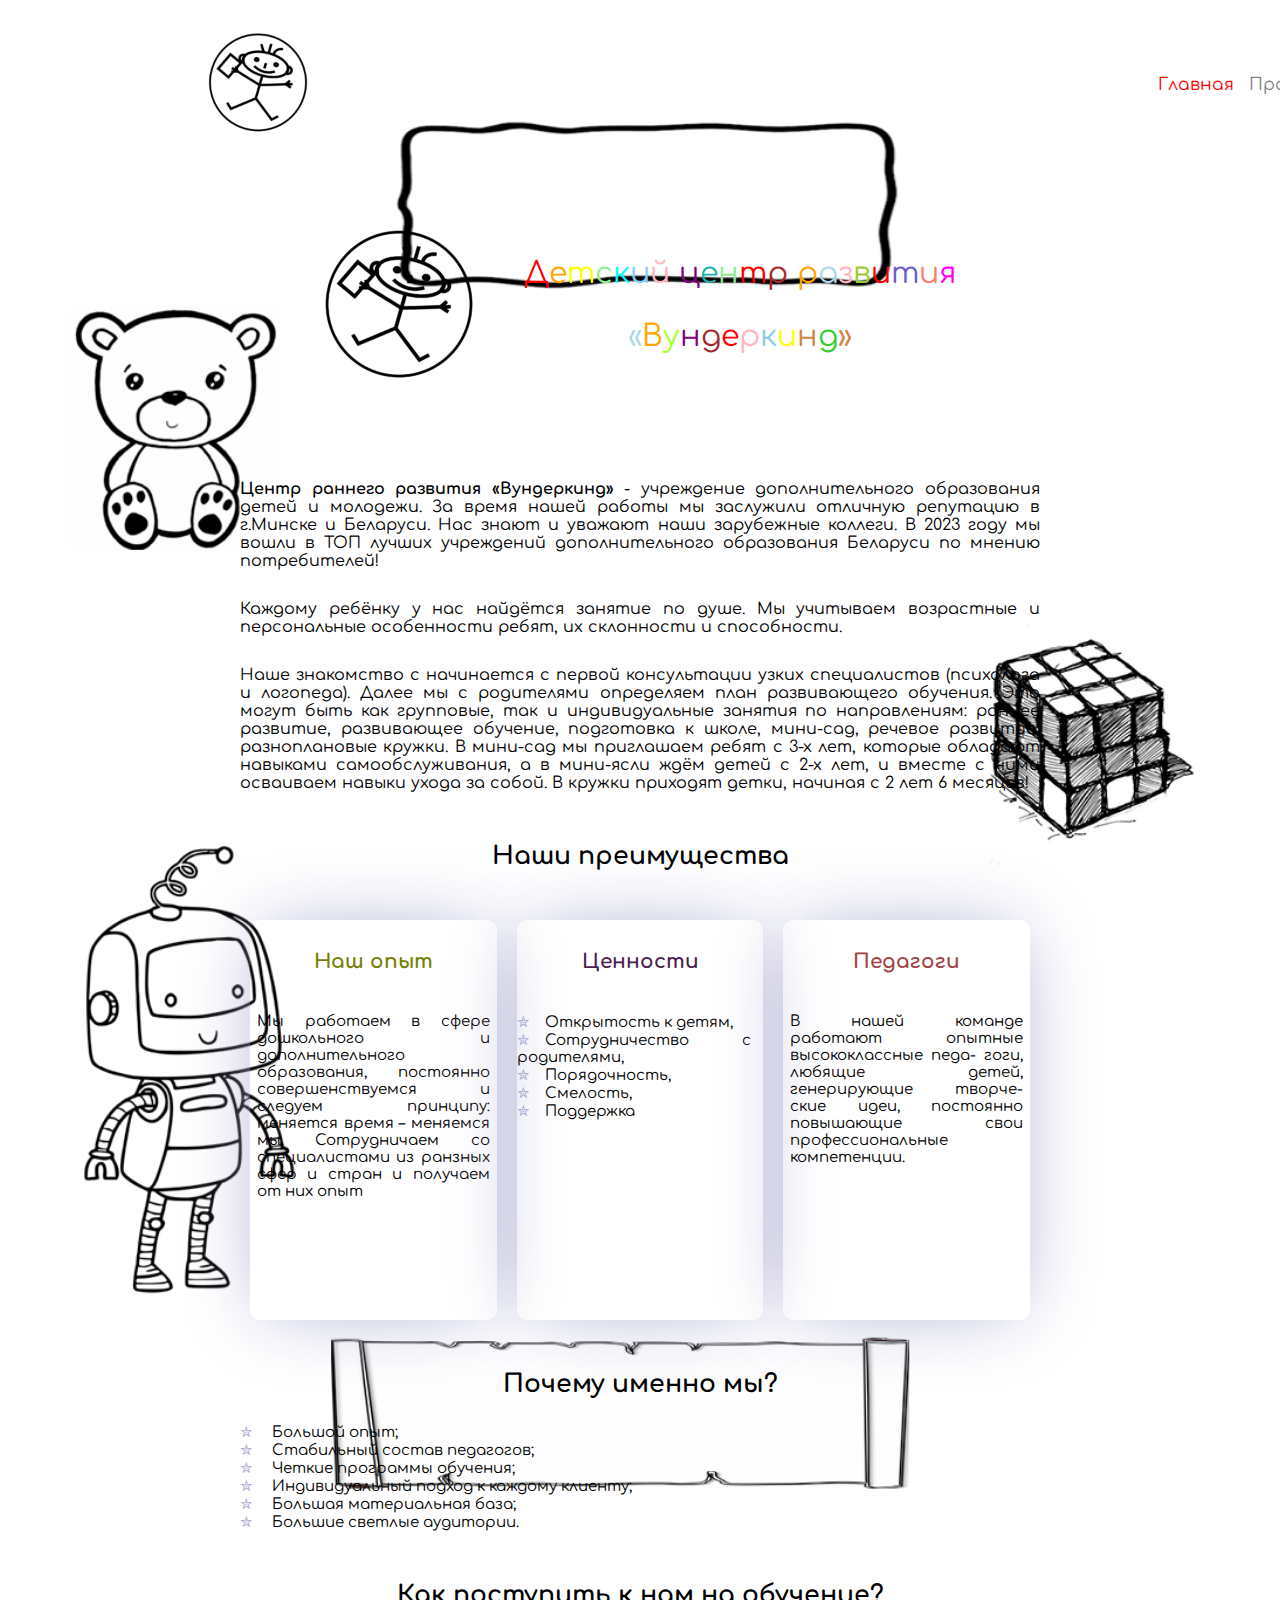
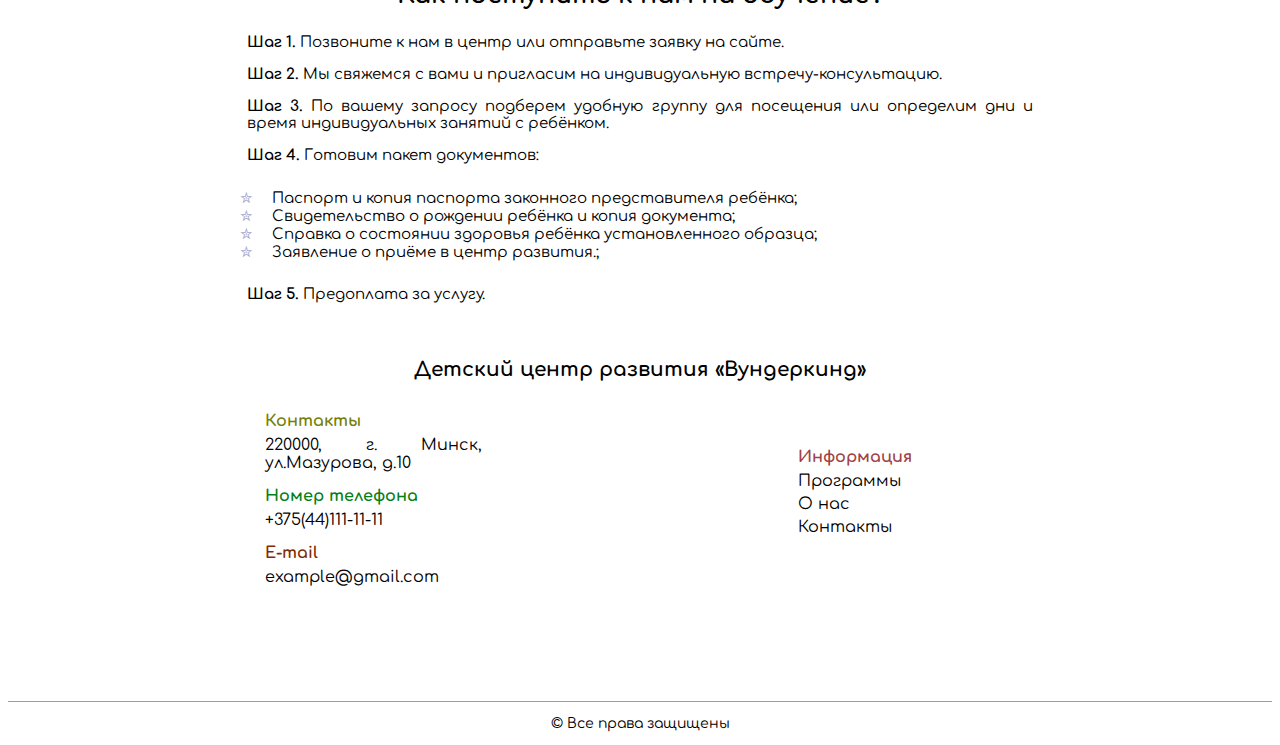
<file: index.html>
<!DOCTYPE html>
<html lang="ru">
<head>
    <meta charset="UTF-8">
    <link rel="stylesheet" href="./css/style.css">
</head>

<body>
    <main class="main" style="background-image: url(./img/main-background.png); background-size: cover;">
        <header class="header">
            <div class="header-img">
                <img src="./img/educational.png" alt="educational center">
            </div>
            <div class="header-nav">
                <ul class="header-nav-list">
                    <li class="header-nav-list-el active"><a href="#">Главная</a></li>
                    <li class="header-nav-list-el"><a href="./pages/course.html">Программы</a></li>
                    <li class="header-nav-list-el"><a href="./pages/about_us.html">О Нас</a></li>
                    <li class="header-nav-list-el"><a href="./pages/contacts.html">Контакты</a></li>
                </ul>
            </div>
        </header>
        <div class="content">
            <div class="content-banner">
                <div class="content-banner-img">
                    <img src="./img/educational.png" alt="Educational center">
                </div>
                <div class="content-banner-text">
                    <p><font style="color:red">Д</font><font style="color:orange">е</font><font style="color: yellow">т</font><font style="color: lightgreen">с</font><font style="color: aqua">к</font><font style="color: lightskyblue">и</font><font style="color: lightpink">й</font>
                        <font style="color: purple">ц</font><font style="color: lightseagreen">е</font><font style="color: lightgreen">н</font><font style="color: red">т</font><font style="color: brown">р</font>
                        <font style="color: orange">р</font><font style="color: lightblue">а</font><font style="color: lightpink">з</font><font style="color: yellowgreen">в</font><font style="color: red">и</font><font style="color: slateblue">т</font><font style="color: salmon">и</font><font style="color: fuchsia">я</font></p>
                    <p align="center">
                        <font style="color:lightblue">«</font><font style="color:orange">В</font><font style="color:greenyellow">у</font><font style="color:purple">н</font><font style="color:brown">д</font><font style="color:red">е</font><font style="color:lightpink">р</font><font style="color:skyblue">к</font><font style="color:yellow">и</font><font style="color:peru">н</font><font style="color:limegreen">д</font><font style="color:peru">»</font>
                </div>
            </div>
            <div class="content-main">
                <div class="content-main-text">
                    <p><b>Центр раннего развития «Вундеркинд»</b> - учреждение дополнительного образования детей и
                        молодежи.
                        За время нашей работы мы заслужили отличную репутацию в г.Минске и
                        Беларуси. Нас знают и уважают наши зарубежные коллеги. В 2023 году мы вошли в ТОП лучших
                        учреждений
                        дополнительного образования Беларуси по мнению потребителей!
                    </p>
                </div>
                <div class="content-main-text">
                    <p>Каждому ребёнку у нас найдётся занятие по душе. Мы учитываем возрастные и персональные
                        особенности ребят, их склонности и способности.
                    </p>
                </div>
                <div class="content-main-text">
                    <p>Наше знакомство с начинается с первой консультации узких специалистов (психолога и логопеда).
                        Далее мы с родителями определяем план развивающего обучения. Это могут быть как групповые, так и
                        индивидуальные занятия по направлениям: раннее развитие, развивающее обучение, подготовка к
                        школе, мини-сад, речевое развитие, разноплановые кружки. В мини-сад мы приглашаем ребят с 3-х
                        лет, которые обладают навыками самообслуживания, а в мини-ясли ждём детей с 2-х лет, и вместе с
                        ними осваиваем навыки ухода за собой. В кружки приходят детки, начиная с 2 лет 6 месяцев!</p>
                </div>
                <div class="content-main-block">
                    <div class="content-main-block-text">
                        <p>Наши преимущества</p>
                    </div>
                    <div class="content-main-block-table">
                        <div class="content-main-block-table-el">
                            <div class="content-main-block-table-el-text">
                                <h1 style="color:rgb(117, 128, 5)"><b>Наш опыт</b></h1>
                                <p>Мы работаем в сфере дошкольного и дополнительного образования, постоянно
                                    совершенствуемся и следуем принципу: меняется время – меняемся мы. Сотрудничаем со
                                    специалистами из ранзных сфер и стран и получаем от них опыт</p>
                            </div>
                        </div>
                        <div class="content-main-block-table-el">
                            <div class="content-main-block-table-el-text">
                                <h1 style="color:rgb(77, 29, 79)"><b>Ценности</b></h1>
                                <ul>
                                    <li>Открытость к детям,</li>
                                    <li>Сотрудничество с родителями,</li>
                                    <li>Порядочность,</li>
                                    <li>Смелость,</li>
                                    <li>Поддержка</li>
                                </ul>
                            </div>
                        </div>
                        <div class="content-main-block-table-el">
                            <div class="content-main-block-table-el-text">
                                <h1 style="color:rgb(161, 66, 69)"><b>Педагоги</b></h1>
                                <p>В нашей команде работают опытные высококлассные педа-
                                    гоги, любящие детей, генерирующие творче-
                                    ские идеи, постоянно повышающие свои профессиональные компетенции.</p>
                            </div>
                        </div>
                    </div>
                </div>
                <div class="content-main-block">
                    <div class="content-main-block-text">
                        <p>Почему именно мы?</p>
                    </div>
                        <div class="content-main-block-table-el-text">
                            <ul>
                                <li>
                                    Большой опыт;
                                </li>
                                <li>
                                    Стабильный состав педагогов;
                                </li>
                                <li>
                                    Четкие программы обучения;
                                </li>
                                <li>
                                    Индивидуальный подход к каждому клиенту;
                                </li>
                                <li>
                                    Большая материальная база;
                                </li>
                                <li>
                                    Большие светлые аудитории.
                                </li>
                            </ul>
                    </div>
                </div>
                <div class="content-main-block">
                    <div class="content-main-block-text">
                        <p>Как поступить к нам на обучение?</p>
                    </div>
                        <div class="content-main-block-table-el-text">
                            <div class="content-main-block-table-el-text">
                                <p><b>Шаг 1.</b> Позвоните к нам в центр или отправьте заявку на сайте.</p>
                            </div>
                            <div class="content-main-block-table-el-text">
                                <p><b>Шаг 2.</b> Мы свяжемся с вами и пригласим на индивидуальную встречу-консультацию.</p>
                            </div>
                            <div class="content-main-block-table-el-text">
                                <p><b>Шаг 3.</b> По вашему запросу подберем удобную группу для посещения или определим дни и время индивидуальных занятий с ребёнком.</p>
                            </div>
                            <div class="content-main-block-table-el-text">
                                <p><b>Шаг 4.</b> Готовим пакет документов:</p>
                                <div class="content-main-block-table-el-text">
                                    <ul>
                                        <li>
                                            Паспорт и копия паспорта законного представителя ребёнка;
                                        </li>
                                        <li>
                                            Свидетельство о рождении ребёнка и копия документа;
                                        </li>
                                        <li>
                                            Cправка о состоянии здоровья ребёнка установленного образца;
                                        </li>
                                        <li>
                                            Заявление о приёме в центр развития.;
                                        </li>
                                </div>
                            </div>
                            <div class="content-main-block-table-el-text">
                                <p><b>Шаг 5.</b> Предоплата за услугу.</p>
                            </div>
                        </div>
                </div>
                <br>
                <div class="content-footer-block">
                    <div class="content-footer-block-text">
                        <p>Детский центр развития «Вундеркинд»</p>
                    </div>
                    <div class="content-footer-block-table">
                        <div class="content-footer-block-table-el">
                            <div class="content-footer-block-table-el-text">
                                <h1 style="color:rgb(117, 128, 5)"><b>Контакты</b></h1>
                                <p>220000, г. Минск, ул.Мазурова, д.10</p>
                                <h1 style="color:rgb(5, 128, 25)"><b>Номер телефона</b></h1>
                                <p><a href="#">+375(44)111-11-11</href></a>
                                <h1 style="color:rgb(128, 44, 5)"><b>E-mail</b></h1>
                                <p><a href="#">example@gmail.com</a></p>
                            </div>
                        </div>
                        <div class="content-footer-block-table-el">
                            <div class="content-footer-block-table-el-text">
                            </div>
                        </div>
                        <div class="content-footer-block-table-el">
                            <div class="content-footer-block-table-el-text">
                                <br>
                                <br>
                                <br>
                                <br>
                                <h1 style="color:rgb(161, 66, 69)"><b>Информация</b></h1>
                                <ul>
                                    <li><a href="./pages/course.html">Программы</a></li>
                                    <li><a href="./pages/about_us.html">О нас</a></li>
                                    <li><a href="./pages/contacts.html">Контакты</a></li>
                                </ul>
                            </div>
                        </div>
                    </div>
                </div>
            </div>
        </div>
    </main>
    <footer class="footer">
        <div class="footer-block">
            <p>© Все права защищены</p>
        </div>
    </footer>
    <script src="./js/main.js"></script>
</body>

</html>
</file>
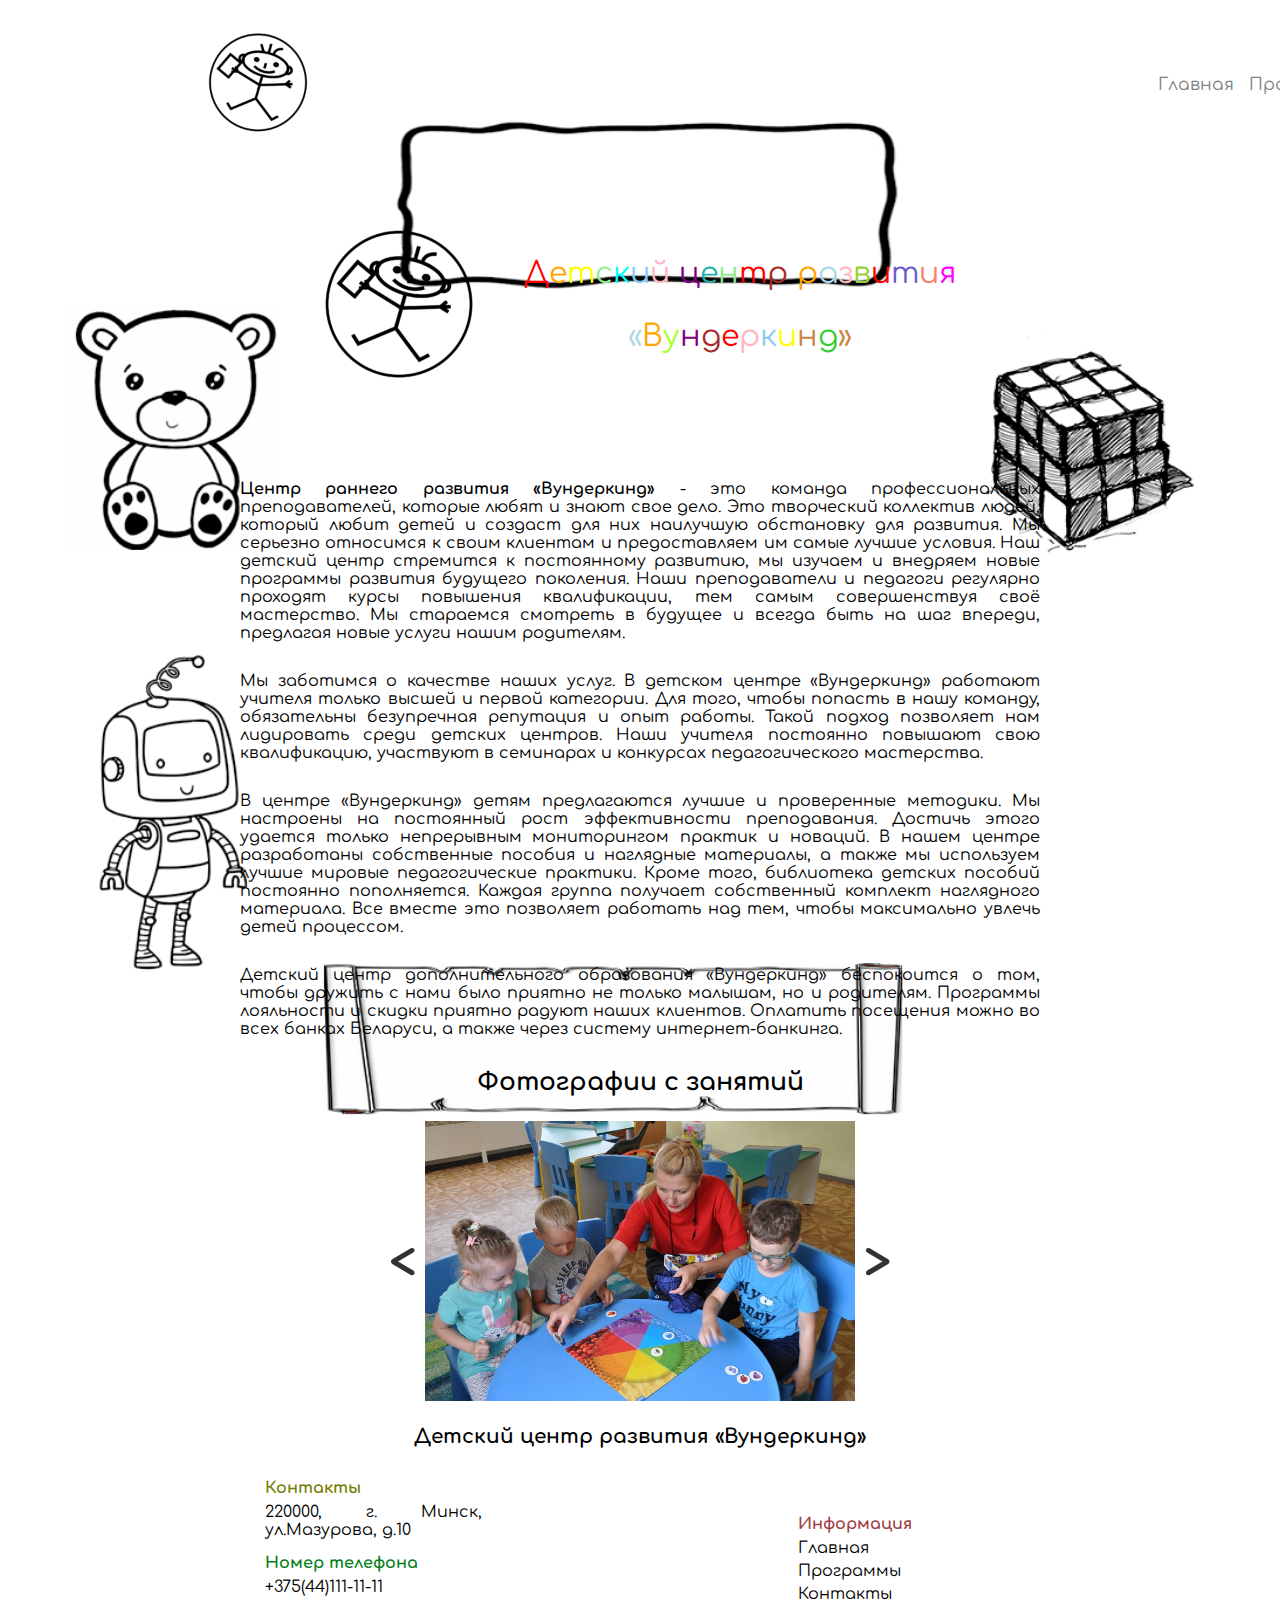
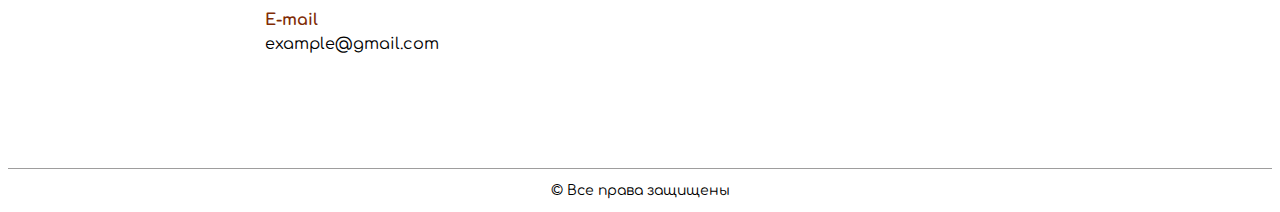
<file: pages/about_us.html>
<!DOCTYPE html>
<html lang="ru">
<head>
    <meta charset="UTF-8">
    <link rel="stylesheet" href="../css/style.css">
</head>
<body>
    <main class="main" style="background-image: url(../img/abous_us-background.png); background-size: cover;">
        <header class="header">
            <div class="header-img">
                <img src="../img/educational.png" alt="educational center">
            </div>
            <div class="header-nav">
                <ul class="header-nav-list">
                    <li class="header-nav-list-el"><a href="../index.html">Главная</a></li>
                    <li class="header-nav-list-el"><a href="./course.html">Программы</a></li>
                    <li class="header-nav-list-el active"><a href="#">О Нас</a></li>
                    <li class="header-nav-list-el"><a href="./contacts.html">Контакты</a></li>
                </ul>
            </div>
        </header>
        <div class="content">
            <div class="content-banner">
                <div class="content-banner-img">
                    <img src="../img/educational.png" alt="Educational center">
                </div>
                <div class="content-banner-text">
                    <p><font style="color:red">Д</font><font style="color:orange">е</font><font style="color: yellow">т</font><font style="color: lightgreen">с</font><font style="color: aqua">к</font><font style="color: lightskyblue">и</font><font style="color: lightpink">й</font>
                        <font style="color: purple">ц</font><font style="color: lightseagreen">е</font><font style="color: lightgreen">н</font><font style="color: red">т</font><font style="color: brown">р</font>
                        <font style="color: orange">р</font><font style="color: lightblue">а</font><font style="color: lightpink">з</font><font style="color: yellowgreen">в</font><font style="color: red">и</font><font style="color: slateblue">т</font><font style="color: salmon">и</font><font style="color: fuchsia">я</font></p>
                    <p align="center">
                        <font style="color:lightblue">«</font><font style="color:orange">В</font><font style="color:greenyellow">у</font><font style="color:purple">н</font><font style="color:brown">д</font><font style="color:red">е</font><font style="color:lightpink">р</font><font style="color:skyblue">к</font><font style="color:yellow">и</font><font style="color:peru">н</font><font style="color:limegreen">д</font><font style="color:peru">»</font>
                </div>
            </div>
            <div class="content-main">
                <div class="content-main-text">
                    <p><b>Центр раннего развития «Вундеркинд»</b> - это команда профессиональных преподавателей, которые любят и знают свое дело. Это творческий коллектив людей, который любит детей и создаст для них наилучшую обстановку для развития. Мы серьезно относимся к своим клиентам и предоставляем им самые лучшие условия. Наш детский центр стремится к постоянному развитию, мы изучаем и внедряем новые программы развития будущего поколения. Наши преподаватели и педагоги регулярно проходят курсы повышения квалификации, тем самым совершенствуя своё мастерство. Мы стараемся смотреть в будущее и всегда быть на шаг впереди, предлагая новые услуги нашим родителям.
                    </p>
                </div>
                <div class="content-main-text">
                    <p>Мы заботимся о качестве наших услуг. В детском центре «Вундеркинд» работают учителя только высшей и первой категории. Для того, чтобы попасть в нашу команду, обязательны безупречная репутация и опыт работы. Такой подход позволяет нам лидировать среди детских центров. Наши учителя постоянно повышают свою квалификацию, участвуют в  семинарах и конкурсах педагогического мастерства.
                    </p>
                </div>
                <div class="content-main-text">
                    <p>В центре «Вундеркинд» детям предлагаются лучшие и проверенные методики. Мы настроены на постоянный рост эффективности преподавания. Достичь этого удается только непрерывным мониторингом практик и новаций. В нашем центре разработаны собственные пособия и наглядные материалы, а также мы используем лучшие мировые педагогические практики. Кроме того, библиотека детских пособий постоянно пополняется. Каждая группа получает собственный комплект наглядного материала. Все вместе это позволяет работать над тем, чтобы максимально увлечь детей процессом.
                    </p>
                </div>
                <div class="content-main-text">
                    <p>Детский центр дополнительного образования «Вундеркинд» беспокоится о том, чтобы дружить с нами было приятно не только малышам, но и родителям. Программы лояльности и скидки приятно радуют наших клиентов. Оплатить посещения  можно во всех банках Беларуси, а также через систему интернет-банкинга.
                    </p>
                </div>
                <div class="conent-main-block">
                    <div class="content-main-scroller">
                        <div class="content-main-scroller-text">
                            <p>Фотографии с занятий</p>
                        </div>
                        <div class="content-main-scroller-block">
                            <div class="content-main-scroller-block-btn">
                                <button class="content-main-scroller-btn-prev" onclick="plusSlides(-1)"><</button>
                             </div>
                             <div class="content-main-scroller-block-items">
                                <div class="content-main-scroller-block-item fade">
                                    <img src="../img/lessons/pic_1.jpg" alt="">
                                </div>
                                <div class="content-main-scroller-block-item fade">
                                    <img src="../img/lessons/pic_2.jpg" alt="">
                                </div>
                                <div class="content-main-scroller-block-item fade">
                                    <img src="../img/lessons/pic_3.jpg" alt="">
                                </div>
                             </div>
                             <div class="content-main-scroller-block-btn">
                                <button class="content-main-scroller-btn-next" onclick="plusSlides(1)">></button> 
                             </div>
                        </div>
                        </div>
                </div>
                <div class="content-footer-block">
                    <div class="content-footer-block-text">
                        <p>Детский центр развития «Вундеркинд»</p>
                    </div>
                    <div class="content-footer-block-table">
                        <div class="content-footer-block-table-el">
                            <div class="content-footer-block-table-el-text">
                                <h1 style="color:rgb(117, 128, 5)"><b>Контакты</b></h1>
                                <p>220000, г. Минск, ул.Мазурова, д.10</p>
                                <h1 style="color:rgb(5, 128, 25)"><b>Номер телефона</b></h1>
                                <p><a href="#">+375(44)111-11-11</href></a>
                                <h1 style="color:rgb(128, 44, 5)"><b>E-mail</b></h1>
                                <p><a href="#">example@gmail.com</a></p>
                            </div>
                        </div>
                        <div class="content-footer-block-table-el">
                            <div class="content-footer-block-table-el-text">
                            </div>
                        </div>
                        <div class="content-footer-block-table-el">
                            <div class="content-footer-block-table-el-text">
                                <br>
                                    <br>
                                    <br>
                                    <br>
                                <h1 style="color:rgb(161, 66, 69)"><b>Информация</b></h1>
                                <ul>
                                    <li><a href="../index.html">Главная</a></li>
                                    <li><a href="./course.html">Программы</a></li>
                                    <li><a href="./pages/contacts.html">Контакты</a></li>
                                </ul>
                            </div>
                        </div>
                    </div>
                </div>
            </div>
        </div>
    </main>
    <div class="footer">
        <div class="footer-block">
            <p>© Все права защищены</p>
        </div>
    </div>
    <script src="../js/main.js"></script>
</body>

</html>
</file>
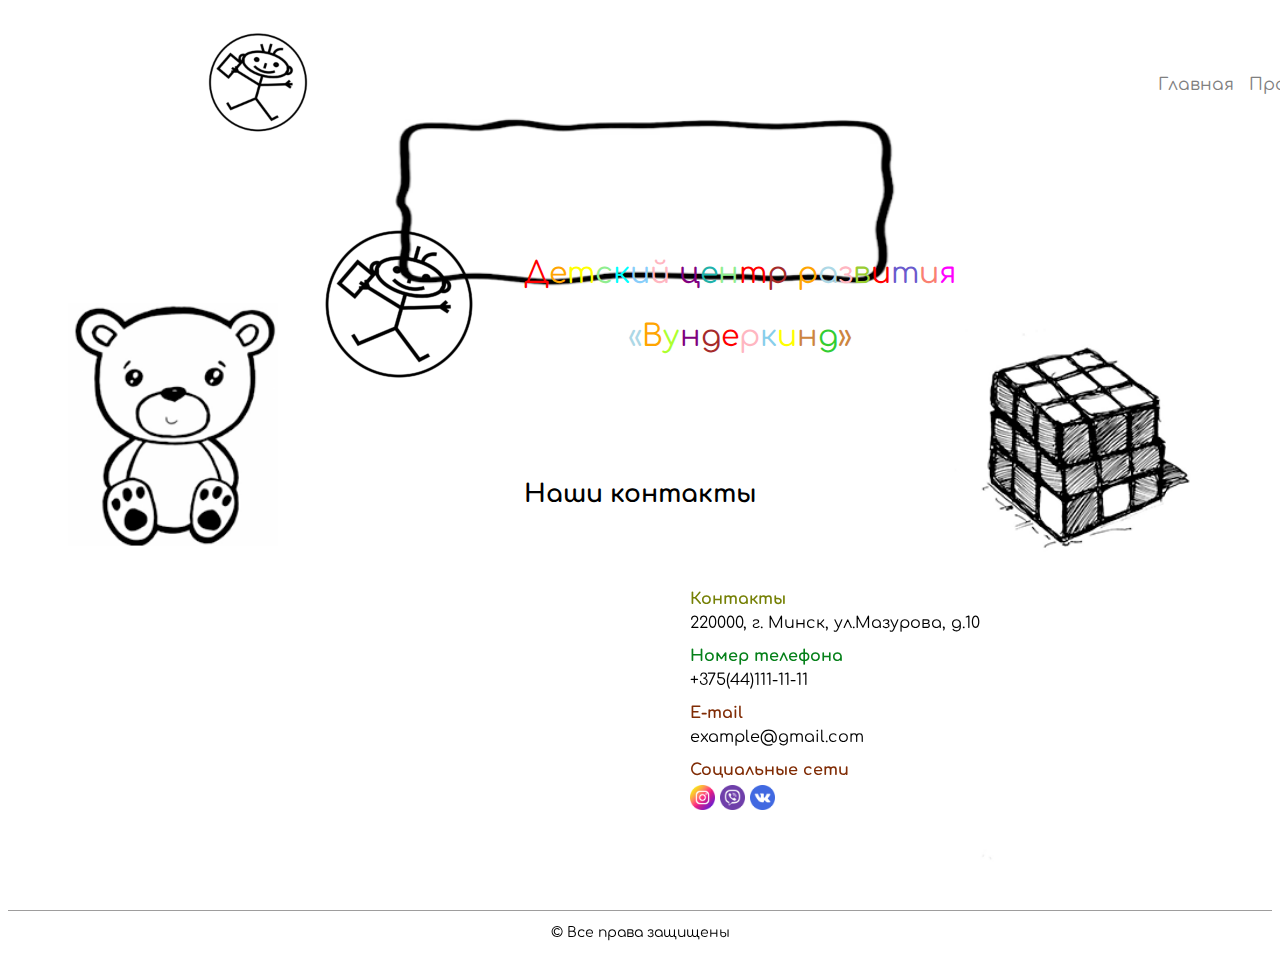
<file: pages/contacts.html>
<!DOCTYPE html>
<html lang="ru">

<head>
    <meta charset="UTF-8">
    <link rel="stylesheet" href="../css/style.css">
    <script src="../js/main.js"></script>
</head>

<body>
    <main class="main" style="background-image: url(../img/contacts-background.png); background-size: cover;">
        <header class="header">
            <div class="header-img">
                <img src="../img/educational.png" alt="educational center">
            </div>
            <div class="header-nav">
                <ul class="header-nav-list">
                    <li class="header-nav-list-el"><a href="../index.html">Главная</a></li>
                    <li class="header-nav-list-el"><a href="./course.html">Программы</a></li>
                    <li class="header-nav-list-el"><a href="./about_us.html">О Нас</a></li>
                    <li class="header-nav-list-el active"><a href="#">Контакты</a></li>
                </ul>
            </div>
        </header>
        <div class="content">
            <div class="content-banner">
                <div class="content-banner-img">
                    <img src="../img/educational.png" alt="Educational center">
                </div>
                <div class="content-banner-text">
                    <p><font style="color:red">Д</font><font style="color:orange">е</font><font style="color: yellow">т</font><font style="color: lightgreen">с</font><font style="color: aqua">к</font><font style="color: lightskyblue">и</font><font style="color: lightpink">й</font>
                        <font style="color: purple">ц</font><font style="color: lightseagreen">е</font><font style="color: lightgreen">н</font><font style="color: red">т</font><font style="color: brown">р</font>
                        <font style="color: orange">р</font><font style="color: lightblue">а</font><font style="color: lightpink">з</font><font style="color: yellowgreen">в</font><font style="color: red">и</font><font style="color: slateblue">т</font><font style="color: salmon">и</font><font style="color: fuchsia">я</font></p>
                    <p align="center">
                        <font style="color:lightblue">«</font><font style="color:orange">В</font><font style="color:greenyellow">у</font><font style="color:purple">н</font><font style="color:brown">д</font><font style="color:red">е</font><font style="color:lightpink">р</font><font style="color:skyblue">к</font><font style="color:yellow">и</font><font style="color:peru">н</font><font style="color:limegreen">д</font><font style="color:peru">»</font>
                </div>
            </div>
            <div class="content-main">
                <div class="content-main-block">
                    <div class="content-main-block-text">
                        <p>Наши контакты</p>
                    </div>
                    <div class="content-main-block-table-el-contacts">
                                <div>
                                    <iframe
                                    src="https://www.google.com/maps/embed?pb=!1m18!1m12!1m3!1d6650.006998474837!2d27.42469974495478!3d53.89384846698014!2m3!1f0!2f0!3f0!3m2!1i1024!2i768!4f13.1!3m3!1m2!1s0x46dbdb20bb60b759%3A0x3e3def6dffd97915!2z0YPQuy4g0JzQsNC30YPRgNC-0LLQsCAxMCwg0JzQuNC90YHQug!5e0!3m2!1sru!2sby!4v1693132413511!5m2!1sru!2sby"
                                    width="400" height="350" style="border:0;" allowfullscreen="" loading="lazy"
                                    referrerpolicy="no-referrer-when-downgrade"></iframe>
                                </div>
                                <div class="content-main-block-table-contacts">
                                    <div class="content-main-block-table-el-contacts">
                                        <div class="content-main-block-table-el-text-contacts">
                                            <h1 style="color:rgb(117, 128, 5)"><b>Контакты</b></h1>
                                            <p>220000, г. Минск, ул.Мазурова, д.10</p>
                                            <h1 style="color:rgb(5, 128, 25)"><b>Номер телефона</b></h1>
                                            <p><a href="#">+375(44)111-11-11</href></a>
                                            <h1 style="color:rgb(128, 44, 5)"><b>E-mail</b></h1>
                                            <p><a href="#">example@gmail.com</a></p>
                                            <h1 style="color:rgb(128, 44, 5)"><b>Социальные сети</b></h1>
                                            <p><a href="#"><img src="../img/Social media/instagram.png"></a>
                                                <a href="#"><img src="../img/Social media/viber.png"></a>
                                                <a href="#"><img src="../img/Social media/vk.png"></a>
                                            </p>
                                        </div>
                                    </div>
                                </div>
                    </div>
                </div>
            </div>
        </div>
    </main>
    
    <div class="footer">
        <div class="footer-block">
            <p>© Все права защищены</p>
        </div>
    </div>
</body>

</html>
</file>
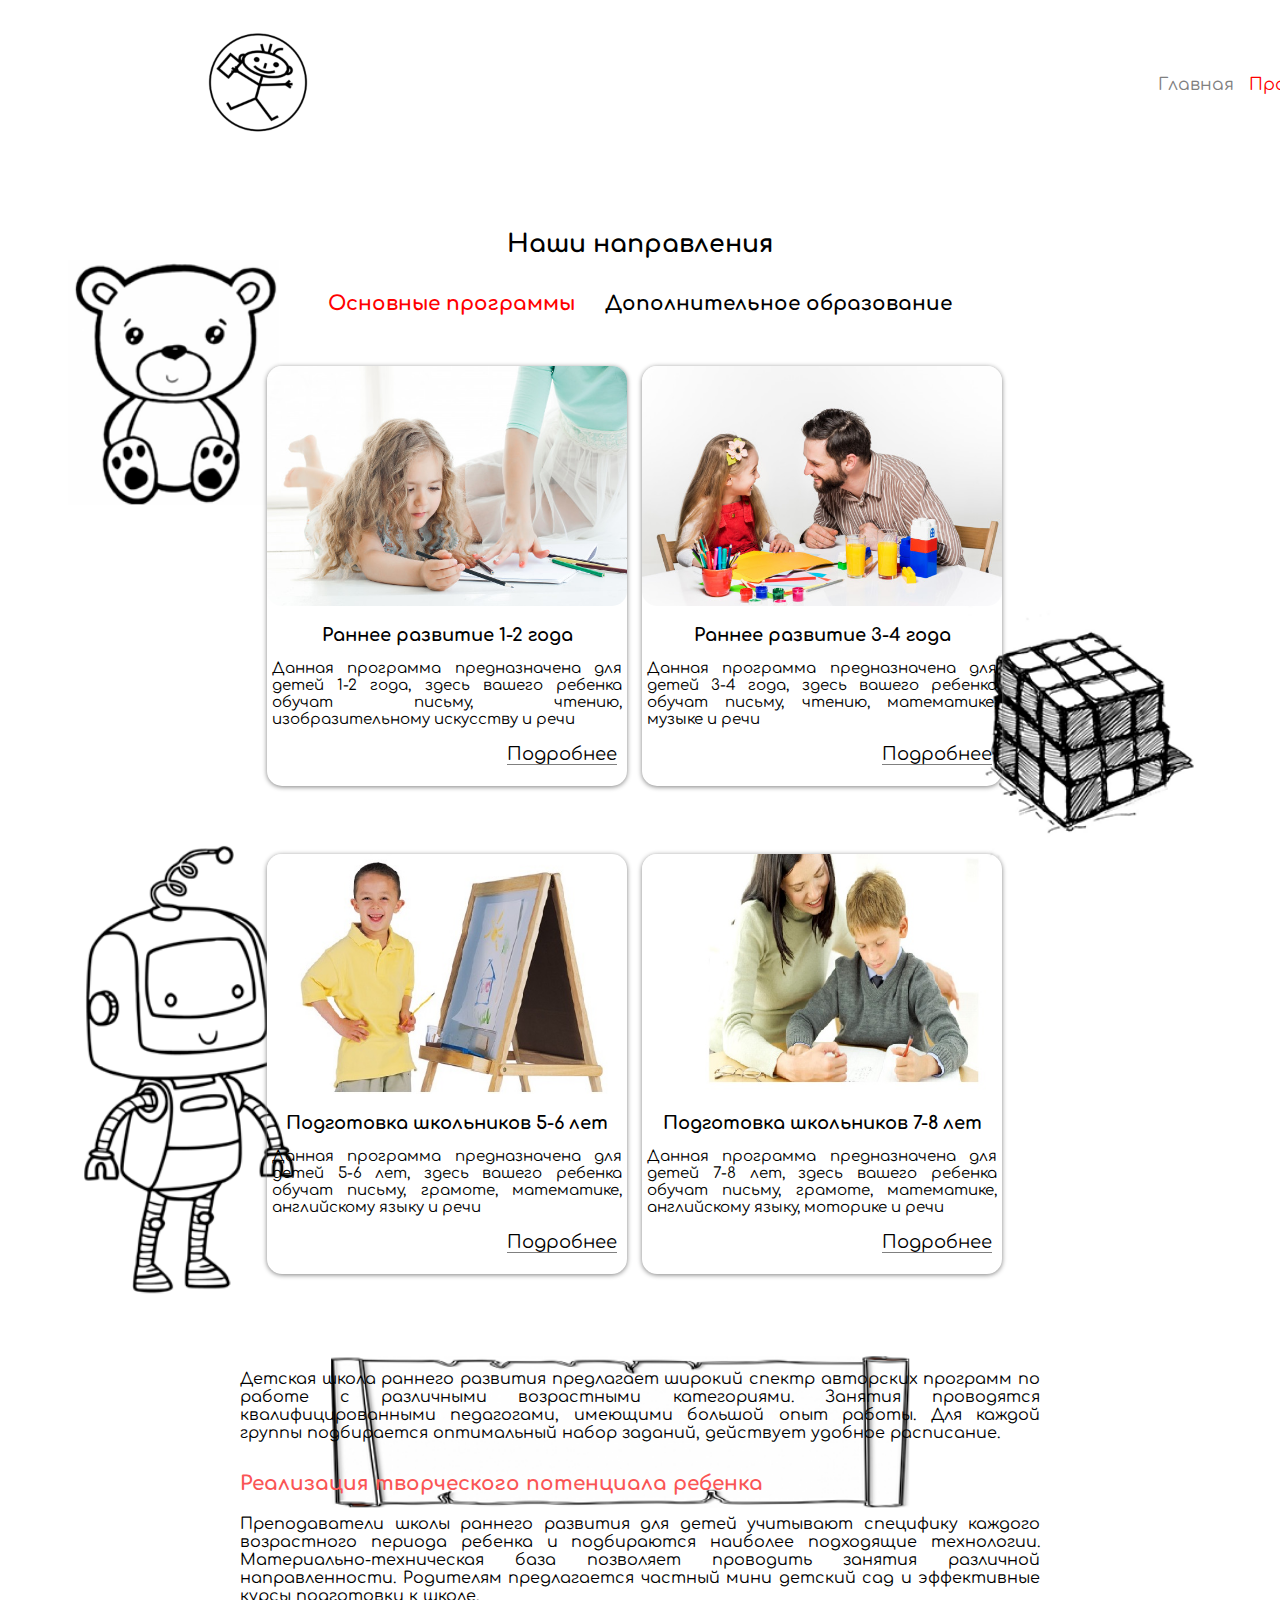
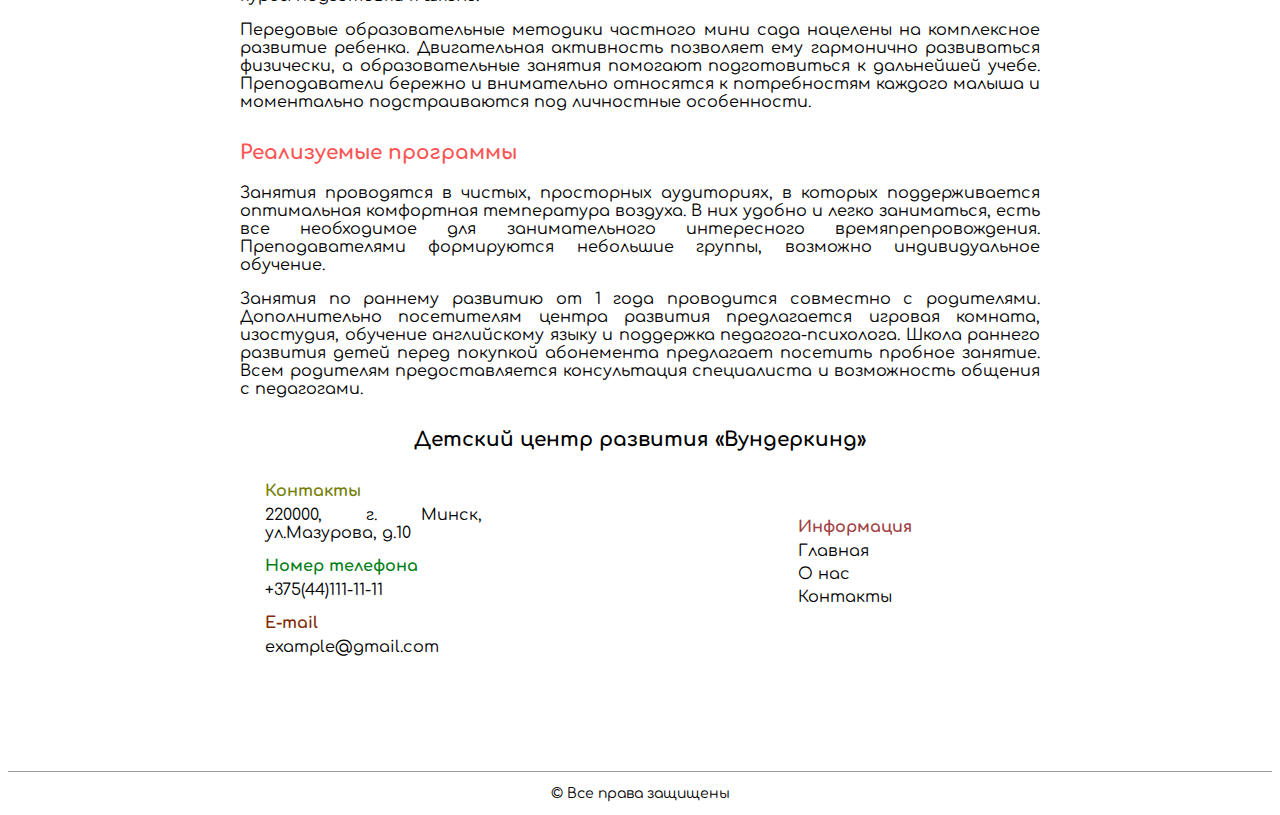
<file: pages/course.html>
<!DOCTYPE html>
<html lang="ru">

<head>
    <meta charset="UTF-8">
    <link rel="stylesheet" href="../css/style.css">
</head>

<body onload="tab()">
    <main class="main" style="background-image: url(../img/course-background.png); background-size: cover;">
        <header class="header">
            <div class="header-img">
                <img src="../img/educational.png" alt="educational center">
            </div>
            <div class="header-nav">
                <ul class="header-nav-list">
                    <li class="header-nav-list-el"><a href="../index.html">Главная</a></li>
                    <li class="header-nav-list-el active"><a href="#">Программы</a></li>
                    <li class="header-nav-list-el"><a href="./about_us.html">О Нас</a></li>
                    <li class="header-nav-list-el"><a href="./contacts.html">Контакты</a></li>
                </ul>
            </div>
        </header>
        <div class="content">
            <div class="content-main">
                <div class="content-main-block">
                    <div class="content-main-block-text">
                        <p>Наши направления</p>
                    </div>
                    <div class="tabs" onclick="tab()">
                        <div class="tabs-nav">
                            <div class="tabs-nav-item active" data-tab-name="tab-1">
                                Основные программы
                            </div>
                            <div class="tabs-nav-item" data-tab-name="tab-2">
                                Дополнительное образование
                            </div>
                        </div>
                        <div class="tabs-content">
                            <div class="tab active tab-1"> 
                                <div class="content-block-course">
                                    <ul>
                                        <li>
                                            <img src="../img/course/course_1.png">
                                            <h1>Раннее развитие 1-2 года</h1>
                                            <p>Данная программа предназначена
                                                для детей 1-2 года, здесь вашего ребенка обучат
                                                письму, чтению, изобразительному искусству и речи</p>
                                            <button><a href="./main_course/course_1.html">Подробнее</a></button>
                                        </li>
                                        <li>
                                            <img src="../img/course/course_2.png">
                                            <h1>Раннее развитие 3-4 года</h1>
                                            <p>Данная программа предназначена
                                                для детей 3-4 года, здесь вашего ребенка обучат
                                                письму, чтению, математике, музыке и речи</p>
                                            <button><a href="./main_course/course_2.html">Подробнее</a></button>
                                        </li>
                                    </ul>
                                    <ul>
                                        <li>
                                            <img src="../img/course/course_3.jpg">
                                            <h1>Подготовка школьников 5-6 лет</h1>
                                            <p>Данная программа предназначена
                                                для детей 5-6 лет, здесь вашего ребенка обучат
                                                письму, грамоте, математике, английскому языку и речи</p>
                                            <button><a href="./main_course/course_3.html">Подробнее</a></button>
                                        </li>
                                        <li>
                                            <img src="../img/course/course_4.jpg">
                                            <h1>Подготовка школьников 7-8 лет</h1>
                                            <p>Данная программа предназначена
                                                для детей 7-8 лет, здесь вашего ребенка обучат
                                                письму, грамоте, математике, английскому языку, моторике и речи</p>
                                            <button><a href="./main_course/course_4.html">Подробнее</a></button>
                                        </li>
                                    </ul>
                                </div>
                            </div>
                            <div class="tab tab-2">
                                <div class="content-block-course">
                                    <ul>
                                        <li>
                                            <img src="../img/course/math_course.png">
                                            <h1>Математика</h1>
                                            <p>Данный курс направлен на изучение математики, будут развиваться такие навыки, как арифметика</p>
                                            <button><a href="./additional_course/course_1.html">Подробнее</a></button>
                                        </li>
                                        <li>
                                            <img src="../img/course/russian_course.jpg">
                                            <h1>Русский язык</h1>
                                            <p>Данный курс направлен на изучение русского язык, будут развиваться такие навыки, как письмо и устная речь</p>
                                            <button><a href="./additional_course/course_2.html">Подробнее</a></button>
                                        </li>
                                    </ul>
                                    <ul>
                                        <li>
                                            <img src="../img/course/english_course.jpg">
                                            <h1>Английский язык</h1>
                                            <p>Данный курс направлен на изучение иностранного язык, будут развиваться такие навыки, как письмо и устная речь</p>
                                            <button><a href="./additional_course/course_3.html">Подробнее</a></button>
                                        </li>
                                        <li>
                                            <img src="../img/course/actor_course.jpg">
                                            <h1>Актерское мастерство</h1>
                                            <p>Данный курс направлен на развитие коммуникабельности и поведенческой манере в обществе</p>
                                            <button><a href="./additional_course/course_4.html">Подробнее</a></button>
                                        </li>
                                    </ul>
                                    </div>
                            </div>
                        </div>
                    </div>
                </div>
                <div class="content-main-text">
                    <p>Детская школа раннего развития предлагает широкий спектр авторских программ по работе с
                        различными возрастными категориями. Занятия проводятся квалифицированными педагогами, имеющими
                        большой опыт работы. Для каждой группы подбирается оптимальный набор заданий, действует удобное
                        расписание.</p>
                </div>
                <div class="content-main-block-course-text">
                    <p style="color: rgb(250, 85, 85)">Реализация творческого потенциала ребенка</p>
                </div>
                <div class="content-main-text">
                    <p>Преподаватели школы раннего развития для детей учитывают специфику каждого возрастного периода
                        ребенка и подбираются наиболее подходящие технологии. Материально-техническая база позволяет
                        проводить занятия различной направленности. Родителям предлагается частный мини детский сад и
                        эффективные курсы подготовки к школе.</p>
                    <p>Передовые образовательные методики частного мини сада нацелены на комплексное развитие ребенка.
                        Двигательная активность позволяет ему гармонично развиваться физически, а образовательные
                        занятия помогают подготовиться к дальнейшей учебе. Преподаватели бережно и внимательно относятся
                        к потребностям каждого малыша и моментально подстраиваются под личностные особенности.</p>
                </div>
                <div class="content-main-block-course-text">
                    <p style="color: rgb(250, 85, 85)">Реализуемые программы</p>
                </div>
                <div class="content-main-text">
                    <p>Занятия проводятся в чистых, просторных аудиториях, в которых поддерживается оптимальная
                        комфортная температура воздуха. В них удобно и легко заниматься, есть все необходимое для
                        занимательного интересного времяпрепровождения. Преподавателями формируются небольшие группы,
                        возможно индивидуальное обучение.</p>
                    <p>Занятия по раннему развитию от 1 года проводится совместно с родителями. Дополнительно
                        посетителям центра развития предлагается игровая комната, изостудия, обучение английскому языку
                        и поддержка педагога-психолога. Школа раннего развития детей перед покупкой абонемента
                        предлагает посетить пробное занятие. Всем родителям предоставляется консультация специалиста и
                        возможность общения с педагогами.</p>
                </div>

                <div class="content-footer-block">
                    <div class="content-footer-block-text">
                        <p>Детский центр развития «Вундеркинд»</p>
                    </div>
                    <div class="content-footer-block-table">
                        <div class="content-footer-block-table-el">
                            <div class="content-footer-block-table-el-text">
                                <h1 style="color:rgb(117, 128, 5)"><b>Контакты</b></h1>
                                <p>220000, г. Минск, ул.Мазурова, д.10</p>
                                <h1 style="color:rgb(5, 128, 25)"><b>Номер телефона</b></h1>
                                <p><a href="#">+375(44)111-11-11</href></a>
                                <h1 style="color:rgb(128, 44, 5)"><b>E-mail</b></h1>
                                <p><a href="#">example@gmail.com</a></p>
                            </div>
                        </div>
                        <div class="content-footer-block-table-el">
                            <div class="content-footer-block-table-el-text">
                            </div>
                        </div>
                        <div class="content-footer-block-table-el">
                            <div class="content-footer-block-table-el-text">
                                <br>
                                    <br>
                                    <br>
                                    <br>
                                <h1 style="color:rgb(161, 66, 69)"><b>Информация</b></h1>
                                <ul>
                                    <li><a href="../index.html">Главная</a></li>
                                    <li><a href="./about_us.html">О нас</a></li>
                                    <li><a href="./contacts.html">Контакты</a></li>
                                </ul>
                            </div>
                        </div>
                    </div>
                </div>
            </div>
        </div>
    </main>
    <footer class="footer">
        <div class="footer-block">
            <p>© Все права защищены</p>
        </div>
    </footer>
    <script src="../js/main.js"></script>
</body>

</html>
</file>
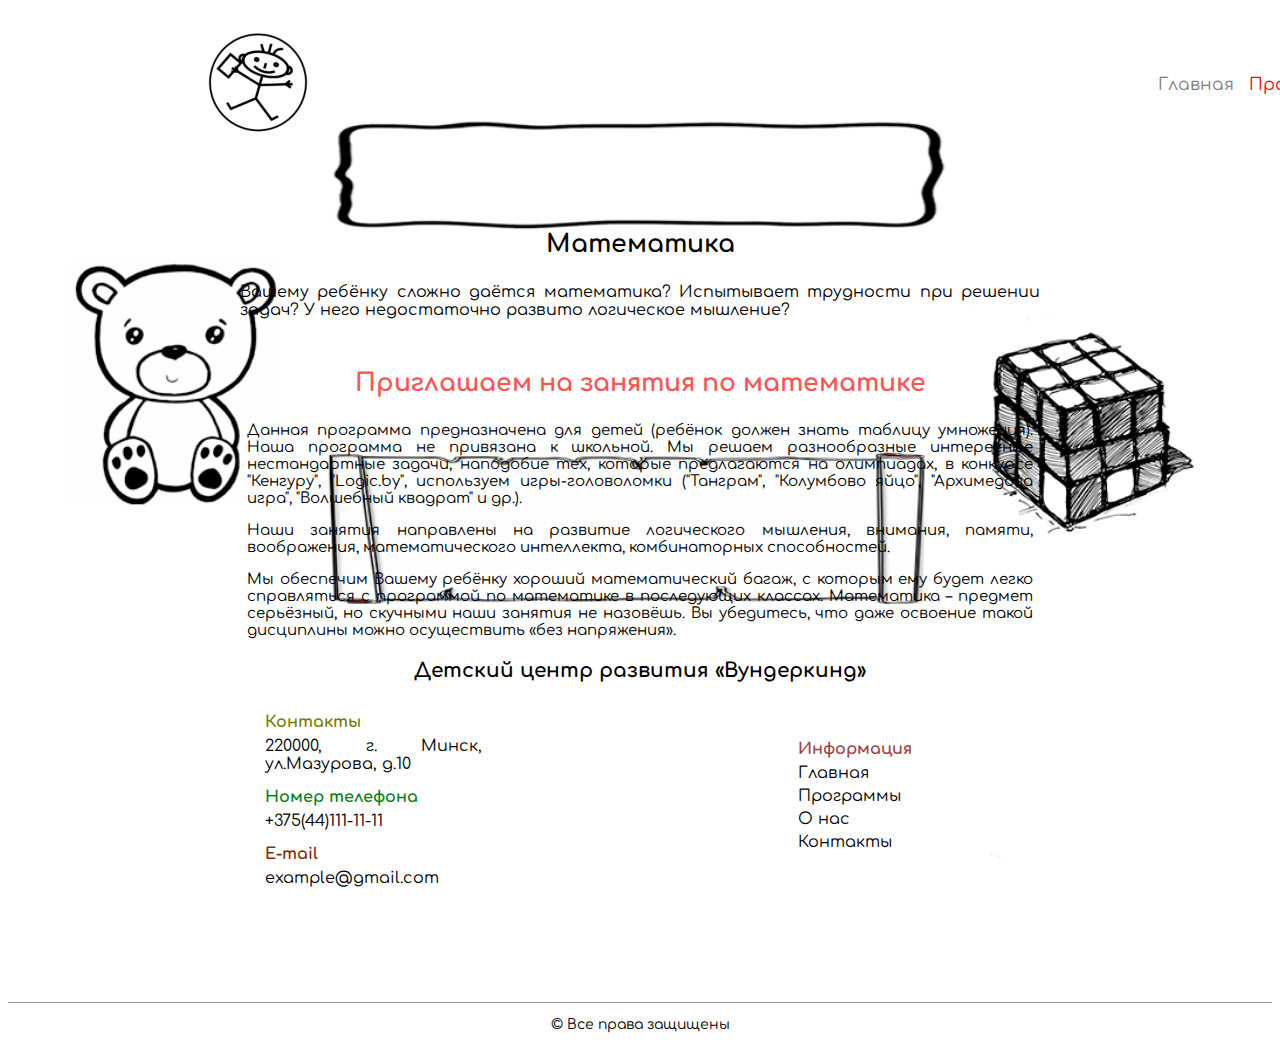
<file: pages/additional_course/course_1.html>
<!DOCTYPE html>
<html lang="ru">

<head>
    <meta charset="UTF-8">
    <link rel="stylesheet" href="../../css/style.css">
</head>

<body onload="tab()">
    <main class="main" style="background-image: url(../../img/additional_course_background/course_1-background.png); background-size: cover;">
        <header class="header">
            <div class="header-img">
                <img src="../../img/educational.png" alt="educational center">
            </div>
            <div class="header-nav">
                <ul class="header-nav-list">
                    <li class="header-nav-list-el"><a href="../../index.html">Главная</a></li>
                    <li class="header-nav-list-el active"><a href="../course.html">Программы</a></li>
                    <li class="header-nav-list-el"><a href="../about_us.html">О Нас</a></li>
                    <li class="header-nav-list-el"><a href="../contacts.html">Контакты</a></li>
                </ul>
            </div>
        </header>
        <div class="content">
            <div class="content-main">
                <div class="content-main-block-text">
                    <p>Математика</p>
                </div>
                <div class="content-main-text">
                    <p>Вашему ребёнку сложно даётся математика? Испытывает трудности при решении задач? У него недостаточно развито логическое мышление?</p>
                </div>
                <div class="content-main-block">
                    <div class="content-main-block-text">
                        <p style="color: rgb(250, 85, 85)">Приглашаем на занятия по математике</p>
                    </div>
                        <div class="content-main-block-table-el-text">
                            <p>Данная программа предназначена для детей (ребёнок должен знать таблицу умножения). Наша программа не привязана к школьной. Мы решаем разнообразные интересные нестандартные задачи, наподобие тех, которые предлагаются на олимпиадах, в конкурсе "Кенгуру", "Logic.by", используем игры-головоломки ("Танграм", "Колумбово яйцо", "Архимедова игра", "Волшебный квадрат" и др.).</p>
                        </div>
                        <div class="content-main-block-table-el-text">
                            <p>Наши занятия направлены на развитие логического мышления, внимания, памяти, воображения, математического интеллекта, комбинаторных способностей.</p>
                        </div>
                        <div class="content-main-block-table-el-text">
                            <p>Мы обеспечим Вашему ребёнку хороший математический багаж, с которым ему будет легко справляться с программой по математике в последующих классах. Математика – предмет серьёзный, но скучными наши занятия не назовёшь. Вы убедитесь, что даже освоение такой дисциплины можно осуществить «без напряжения».</p>
                        </div>
                </div>

                <div class="content-footer-block">
                    <div class="content-footer-block-text">
                        <p>Детский центр развития «Вундеркинд»</p>
                    </div>
                    <div class="content-footer-block-table">
                        <div class="content-footer-block-table-el">
                            <div class="content-footer-block-table-el-text">
                                <h1 style="color:rgb(117, 128, 5)"><b>Контакты</b></h1>
                                <p>220000, г. Минск, ул.Мазурова, д.10</p>
                                <h1 style="color:rgb(5, 128, 25)"><b>Номер телефона</b></h1>
                                <p><a href="#">+375(44)111-11-11</href></a>
                                <h1 style="color:rgb(128, 44, 5)"><b>E-mail</b></h1>
                                <p><a href="#">example@gmail.com</a></p>
                            </div>
                        </div>
                        <div class="content-footer-block-table-el">
                            <div class="content-footer-block-table-el-text">
                            </div>
                        </div>
                        <div class="content-footer-block-table-el">
                            <div class="content-footer-block-table-el-text">
                                <br>
                                    <br>
                                    <br>
                                <h1 style="color:rgb(161, 66, 69)"><b>Информация</b></h1>
                                <ul>
                                    <li><a href="../index.html">Главная</a></li>
                                    <li><a href="../course.html">Программы</a></li>
                                    <li><a href="../about_us.html">О нас</a></li>
                                    <li><a href="../contacts.html">Контакты</a></li>
                                </ul>
                            </div>
                        </div>
                    </div>
                </div>
            </div>
        </div>
    </main>
    <footer class="footer">
        <div class="footer-block">
            <p>© Все права защищены</p>
        </div>
    </footer>
    <script src="../../js/main.js"></script>
</body>

</html>
</file>
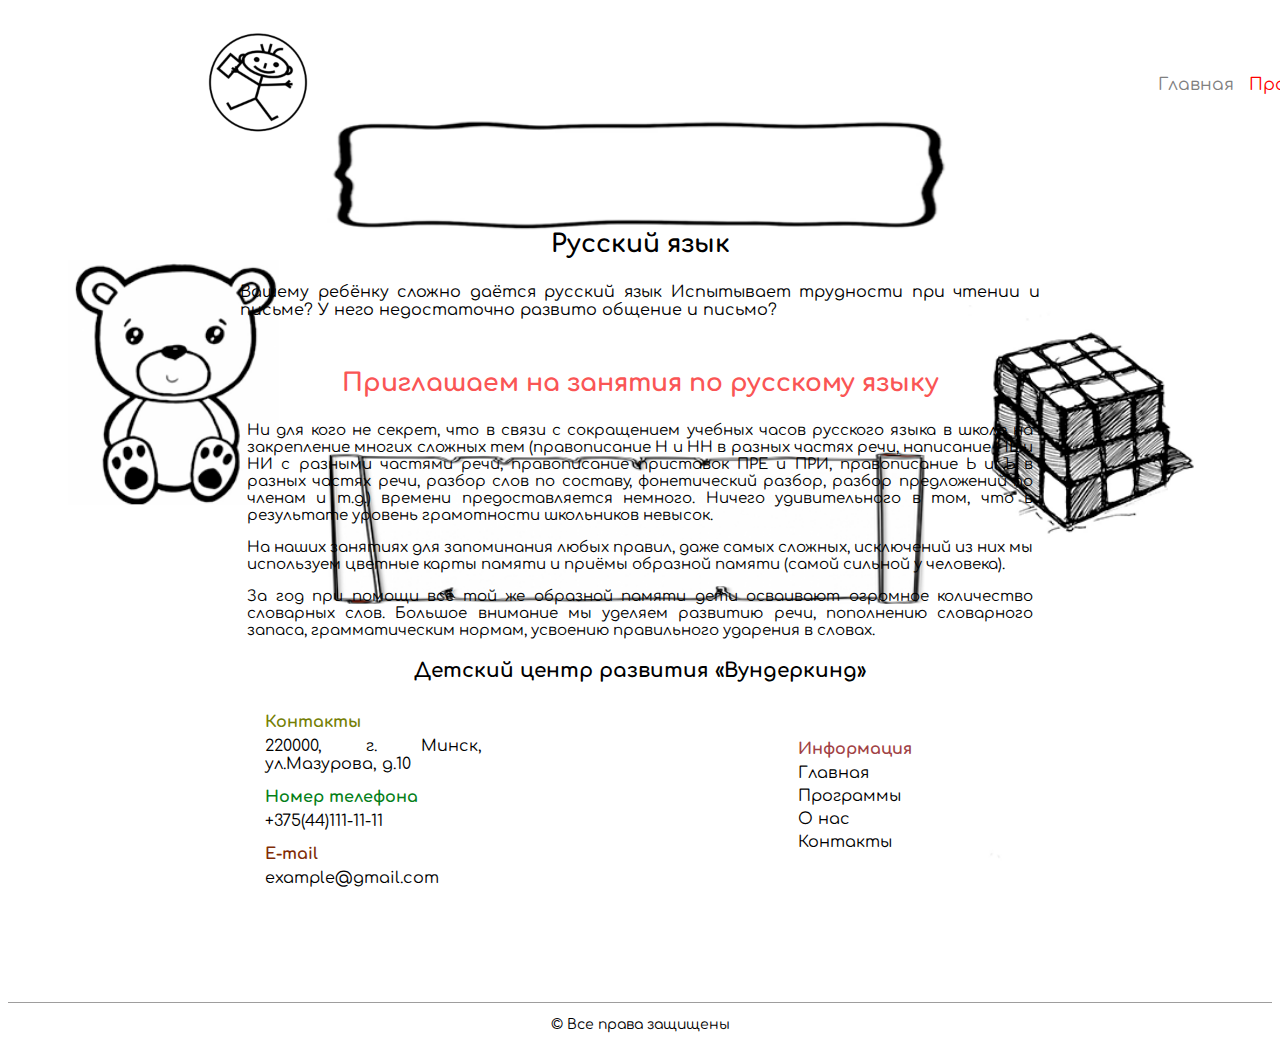
<file: pages/additional_course/course_2.html>
<!DOCTYPE html>
<html lang="ru">

<head>
    <meta charset="UTF-8">
    <link rel="stylesheet" href="../../css/style.css">
</head>

<body onload="tab()">
    <main class="main" style="background-image: url(../../img/additional_course_background/course_2-background.png); background-size: cover;">
        <header class="header">
            <div class="header-img">
                <img src="../../img/educational.png" alt="educational center">
            </div>
            <div class="header-nav">
                <ul class="header-nav-list">
                    <li class="header-nav-list-el"><a href="../../index.html">Главная</a></li>
                    <li class="header-nav-list-el active"><a href="../course.html">Программы</a></li>
                    <li class="header-nav-list-el"><a href="../about_us.html">О Нас</a></li>
                    <li class="header-nav-list-el"><a href="../contacts.html">Контакты</a></li>
                </ul>
            </div>
        </header>
        <div class="content">
            <div class="content-main">
                <div class="content-main-block-text">
                    <p>Русский язык</p>
                </div>
                <div class="content-main-text">
                    <p>Вашему ребёнку сложно даётся русский язык Испытывает трудности при чтении и письме? У него недостаточно развито общение и письмо?</p>
                </div>
                <div class="content-main-block">
                    <div class="content-main-block-text">
                        <p style="color: rgb(250, 85, 85)">Приглашаем на занятия по русскому языку</p>
                    </div>
                        <div class="content-main-block-table-el-text">
                            <p>Ни для кого не секрет, что в связи с сокращением учебных часов русского языка в школе на закрепление многих сложных тем (правописание Н и НН в разных частях речи, написание НЕ и НИ с разными частями речи, правописание приставок ПРЕ и ПРИ, правописание Ь и Ъ в разных частях речи, разбор слов по составу, фонетический разбор, разбор предложений по членам и т.д.) времени предоставляется немного. Ничего удивительного в том, что в результате уровень грамотности школьников невысок. </p>
                        </div>
                        <div class="content-main-block-table-el-text">
                            <p>На наших занятиях для запоминания любых правил, даже самых сложных, исключений из них мы используем цветные карты памяти и приёмы образной памяти (самой сильной у человека). </p>
                        </div>
                        <div class="content-main-block-table-el-text">
                            <p>За год при помощи всё той же образной памяти дети осваивают огромное количество словарных слов. Большое внимание мы уделяем развитию речи, пополнению словарного запаса, грамматическим нормам, усвоению правильного ударения в словах.</p>
                        </div>
                </div>

                <div class="content-footer-block">
                    <div class="content-footer-block-text">
                        <p>Детский центр развития «Вундеркинд»</p>
                    </div>
                    <div class="content-footer-block-table">
                        <div class="content-footer-block-table-el">
                            <div class="content-footer-block-table-el-text">
                                <h1 style="color:rgb(117, 128, 5)"><b>Контакты</b></h1>
                                <p>220000, г. Минск, ул.Мазурова, д.10</p>
                                <h1 style="color:rgb(5, 128, 25)"><b>Номер телефона</b></h1>
                                <p><a href="#">+375(44)111-11-11</href></a>
                                <h1 style="color:rgb(128, 44, 5)"><b>E-mail</b></h1>
                                <p><a href="#">example@gmail.com</a></p>
                            </div>
                        </div>
                        <div class="content-footer-block-table-el">
                            <div class="content-footer-block-table-el-text">
                            </div>
                        </div>
                        <div class="content-footer-block-table-el">
                            <div class="content-footer-block-table-el-text">
                                <br>
                                    <br>
                                    <br>
                                <h1 style="color:rgb(161, 66, 69)"><b>Информация</b></h1>
                                <ul>
                                    <li><a href="../index.html">Главная</a></li>
                                    <li><a href="../course.html">Программы</a></li>
                                    <li><a href="../about_us.html">О нас</a></li>
                                    <li><a href="../contacts.html">Контакты</a></li>
                                </ul>
                            </div>
                        </div>
                    </div>
                </div>
            </div>
        </div>
    </main>
    <footer class="footer">
        <div class="footer-block">
            <p>© Все права защищены</p>
        </div>
    </footer>
    <script src="../../js/main.js"></script>
</body>

</html>
</file>
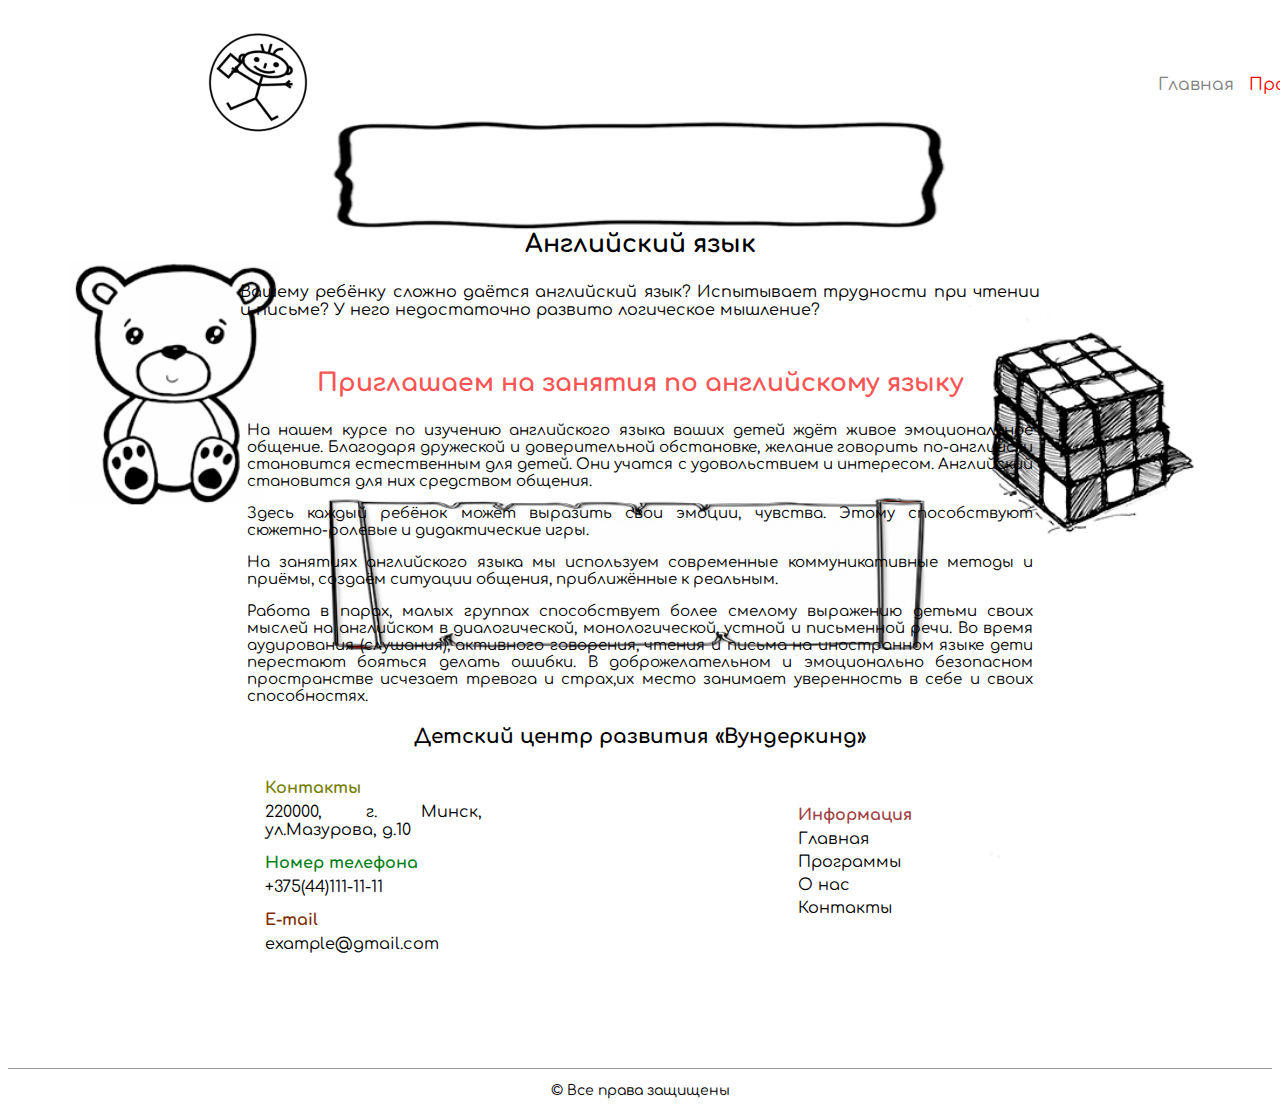
<file: pages/additional_course/course_3.html>
<!DOCTYPE html>
<html lang="ru">

<head>
    <meta charset="UTF-8">
    <link rel="stylesheet" href="../../css/style.css">
</head>

<body onload="tab()">
    <main class="main" style="background-image: url(../../img/additional_course_background/course_3-background.png); background-size: cover;">
        <header class="header">
            <div class="header-img">
                <img src="../../img/educational.png" alt="educational center">
            </div>
            <div class="header-nav">
                <ul class="header-nav-list">
                    <li class="header-nav-list-el"><a href="../../index.html">Главная</a></li>
                    <li class="header-nav-list-el active"><a href="../course.html">Программы</a></li>
                    <li class="header-nav-list-el"><a href="../about_us.html">О Нас</a></li>
                    <li class="header-nav-list-el"><a href="../contacts.html">Контакты</a></li>
                </ul>
            </div>
        </header>
        <div class="content">
            <div class="content-main">
                <div class="content-main-block-text">
                    <p>Английский язык</p>
                </div>
                <div class="content-main-text">
                    <p>Вашему ребёнку сложно даётся английский язык? Испытывает трудности при чтении и письме? У него недостаточно развито логическое мышление?</p>
                </div>
                <div class="content-main-block">
                    <div class="content-main-block-text">
                        <p style="color: rgb(250, 85, 85)">Приглашаем на занятия по английскому языку</p>
                    </div>
                        <div class="content-main-block-table-el-text">
                            <p>На нашем курсе по изучению английского языка ваших детей ждёт живое эмоциональное общение. Благодаря дружеской и доверительной обстановке, желание говорить по-английски становится естественным для детей. Они учатся с удовольствием и интересом.  Английский становится для них средством общения.</p>
                        </div>
                        <div class="content-main-block-table-el-text">
                            <p>Здесь каждый ребёнок может выразить свои эмоции, чувства. Этому способствуют сюжетно-ролевые и дидактические игры.</p>
                        </div>
                        <div class="content-main-block-table-el-text">
                            <p>На занятиях английского языка мы используем современные коммуникативные методы и приёмы, создаём ситуации общения, приближённые к реальным.</p>
                        </div>
                        <div class="content-main-block-table-el-text">
                            <p>Работа в парах, малых группах способствует более смелому выражению детьми своих мыслей на английском в диалогической, монологической, устной и письменной речи. Во время аудирования (слушания), активного говорения, чтения и письма на иностранном языке дети перестают бояться делать ошибки. В доброжелательном и эмоционально безопасном пространстве исчезает тревога и страх,их место занимает уверенность в себе и своих способностях.</p>
                        </div>
                </div>

                <div class="content-footer-block">
                    <div class="content-footer-block-text">
                        <p>Детский центр развития «Вундеркинд»</p>
                    </div>
                    <div class="content-footer-block-table">
                        <div class="content-footer-block-table-el">
                            <div class="content-footer-block-table-el-text">
                                <h1 style="color:rgb(117, 128, 5)"><b>Контакты</b></h1>
                                <p>220000, г. Минск, ул.Мазурова, д.10</p>
                                <h1 style="color:rgb(5, 128, 25)"><b>Номер телефона</b></h1>
                                <p><a href="#">+375(44)111-11-11</href></a>
                                <h1 style="color:rgb(128, 44, 5)"><b>E-mail</b></h1>
                                <p><a href="#">example@gmail.com</a></p>
                            </div>
                        </div>
                        <div class="content-footer-block-table-el">
                            <div class="content-footer-block-table-el-text">
                            </div>
                        </div>
                        <div class="content-footer-block-table-el">
                            <div class="content-footer-block-table-el-text">
                                <br>
                                    <br>
                                    <br>
                                <h1 style="color:rgb(161, 66, 69)"><b>Информация</b></h1>
                                <ul>
                                    <li><a href="../index.html">Главная</a></li>
                                    <li><a href="../course.html">Программы</a></li>
                                    <li><a href="../about_us.html">О нас</a></li>
                                    <li><a href="../contacts.html">Контакты</a></li>
                                </ul>
                            </div>
                        </div>
                    </div>
                </div>
            </div>
        </div>
    </main>
    <footer class="footer">
        <div class="footer-block">
            <p>© Все права защищены</p>
        </div>
    </footer>
    <script src="../../js/main.js"></script>
</body>

</html>
</file>
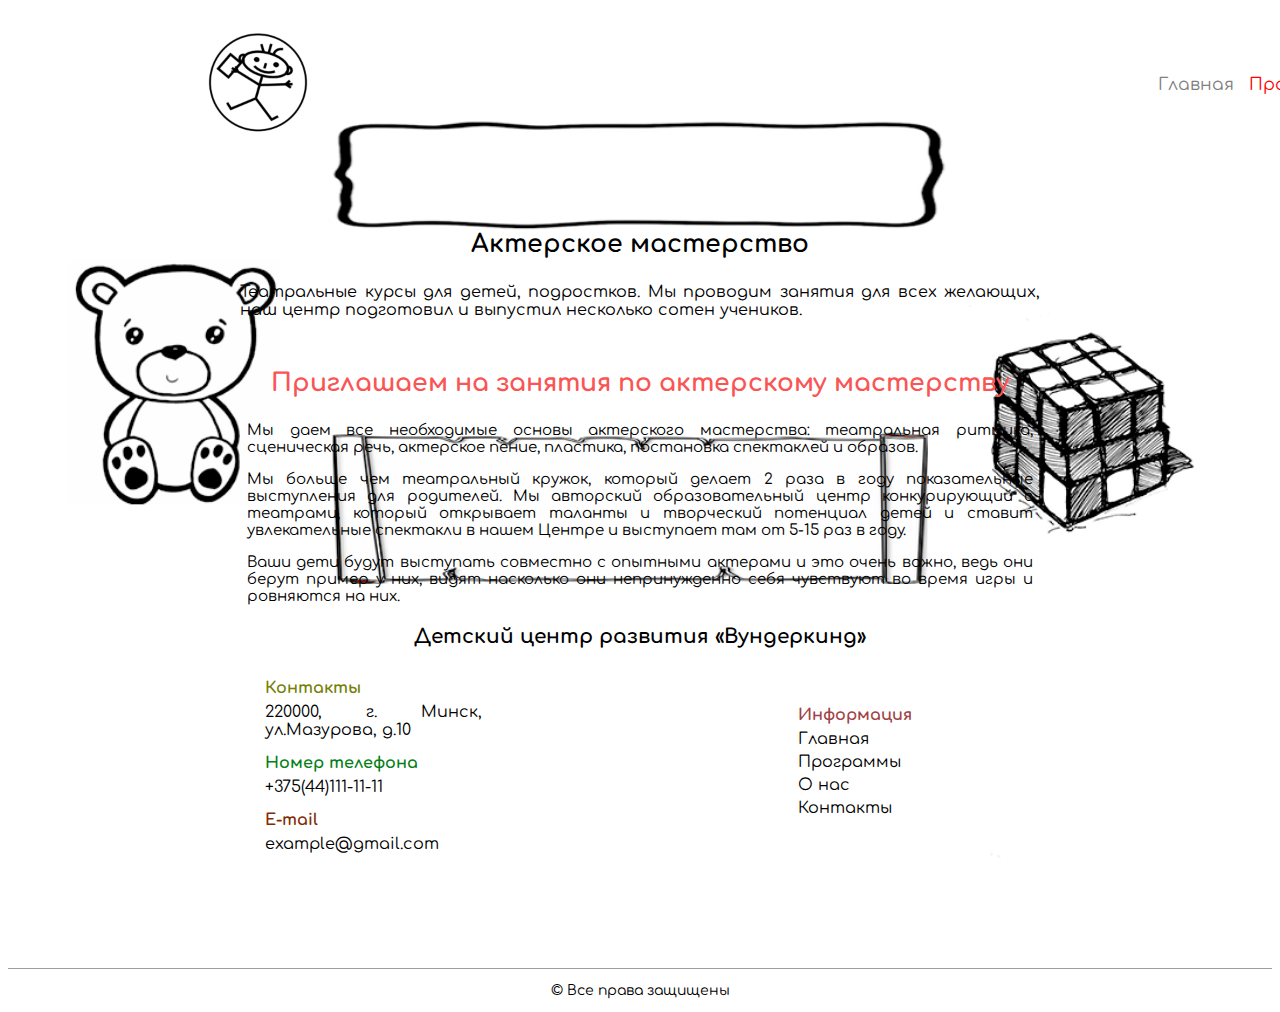
<file: pages/additional_course/course_4.html>
<!DOCTYPE html>
<html lang="ru">

<head>
    <meta charset="UTF-8">
    <link rel="stylesheet" href="../../css/style.css">
</head>

<body onload="tab()">
    <main class="main" style="background-image: url(../../img/additional_course_background/course_4-background.png); background-size: cover;">
        <header class="header">
            <div class="header-img">
                <img src="../../img/educational.png" alt="educational center">
            </div>
            <div class="header-nav">
                <ul class="header-nav-list">
                    <li class="header-nav-list-el"><a href="../../index.html">Главная</a></li>
                    <li class="header-nav-list-el active"><a href="../course.html">Программы</a></li>
                    <li class="header-nav-list-el"><a href="../about_us.html">О Нас</a></li>
                    <li class="header-nav-list-el"><a href="../contacts.html">Контакты</a></li>
                </ul>
            </div>
        </header>
        <div class="content">
            <div class="content-main">
                <div class="content-main-block-text">
                    <p>Актерское мастерство</p>
                </div>
                <div class="content-main-text">
                    <p>Театральные курсы для детей, подростков. Мы проводим занятия для всех желающих, наш центр подготовил и выпустил несколько сотен учеников.</p>
                </div>
                <div class="content-main-block">
                    <div class="content-main-block-text">
                        <p style="color: rgb(250, 85, 85)">Приглашаем на занятия по актерскому мастерству</p>
                    </div>
                        <div class="content-main-block-table-el-text">
                            <p>Мы даем все необходимые основы актерского мастерства: театральная ритмика, сценическая речь, актерское пение, пластика, постановка спектаклей и образов.</p>
                        </div>
                        <div class="content-main-block-table-el-text">
                            <p>Мы больше чем театральный кружок, который делает 2 раза в году показательные выступления для родителей. Мы авторский образовательный центр конкурирующий с театрами, который открывает таланты и творческий потенциал детей и ставит увлекательные спектакли в нашем Центре и выступает там от 5-15 раз в году.</p>
                        </div>
                        <div class="content-main-block-table-el-text">
                            <p>Ваши дети будут выступать совместно с опытными актерами и это очень важно, ведь они берут пример у них, видят насколько они непринужденно себя чувствуют во время игры и ровняются на них.</p>
                        </div>
                </div>

                <div class="content-footer-block">
                    <div class="content-footer-block-text">
                        <p>Детский центр развития «Вундеркинд»</p>
                    </div>
                    <div class="content-footer-block-table">
                        <div class="content-footer-block-table-el">
                            <div class="content-footer-block-table-el-text">
                                <h1 style="color:rgb(117, 128, 5)"><b>Контакты</b></h1>
                                <p>220000, г. Минск, ул.Мазурова, д.10</p>
                                <h1 style="color:rgb(5, 128, 25)"><b>Номер телефона</b></h1>
                                <p><a href="#">+375(44)111-11-11</href></a>
                                <h1 style="color:rgb(128, 44, 5)"><b>E-mail</b></h1>
                                <p><a href="#">example@gmail.com</a></p>
                            </div>
                        </div>
                        <div class="content-footer-block-table-el">
                            <div class="content-footer-block-table-el-text">
                            </div>
                        </div>
                        <div class="content-footer-block-table-el">
                            <div class="content-footer-block-table-el-text">
                                <br>
                                    <br>
                                    <br>
                                <h1 style="color:rgb(161, 66, 69)"><b>Информация</b></h1>
                                <ul>
                                    <li><a href="../index.html">Главная</a></li>
                                    <li><a href="../course.html">Программы</a></li>
                                    <li><a href="../about_us.html">О нас</a></li>
                                    <li><a href="../contacts.html">Контакты</a></li>
                                </ul>
                            </div>
                        </div>
                    </div>
                </div>
            </div>
        </div>
    </main>
    <footer class="footer">
        <div class="footer-block">
            <p>© Все права защищены</p>
        </div>
    </footer>
    <script src="../../js/main.js"></script>
</body>

</html>
</file>
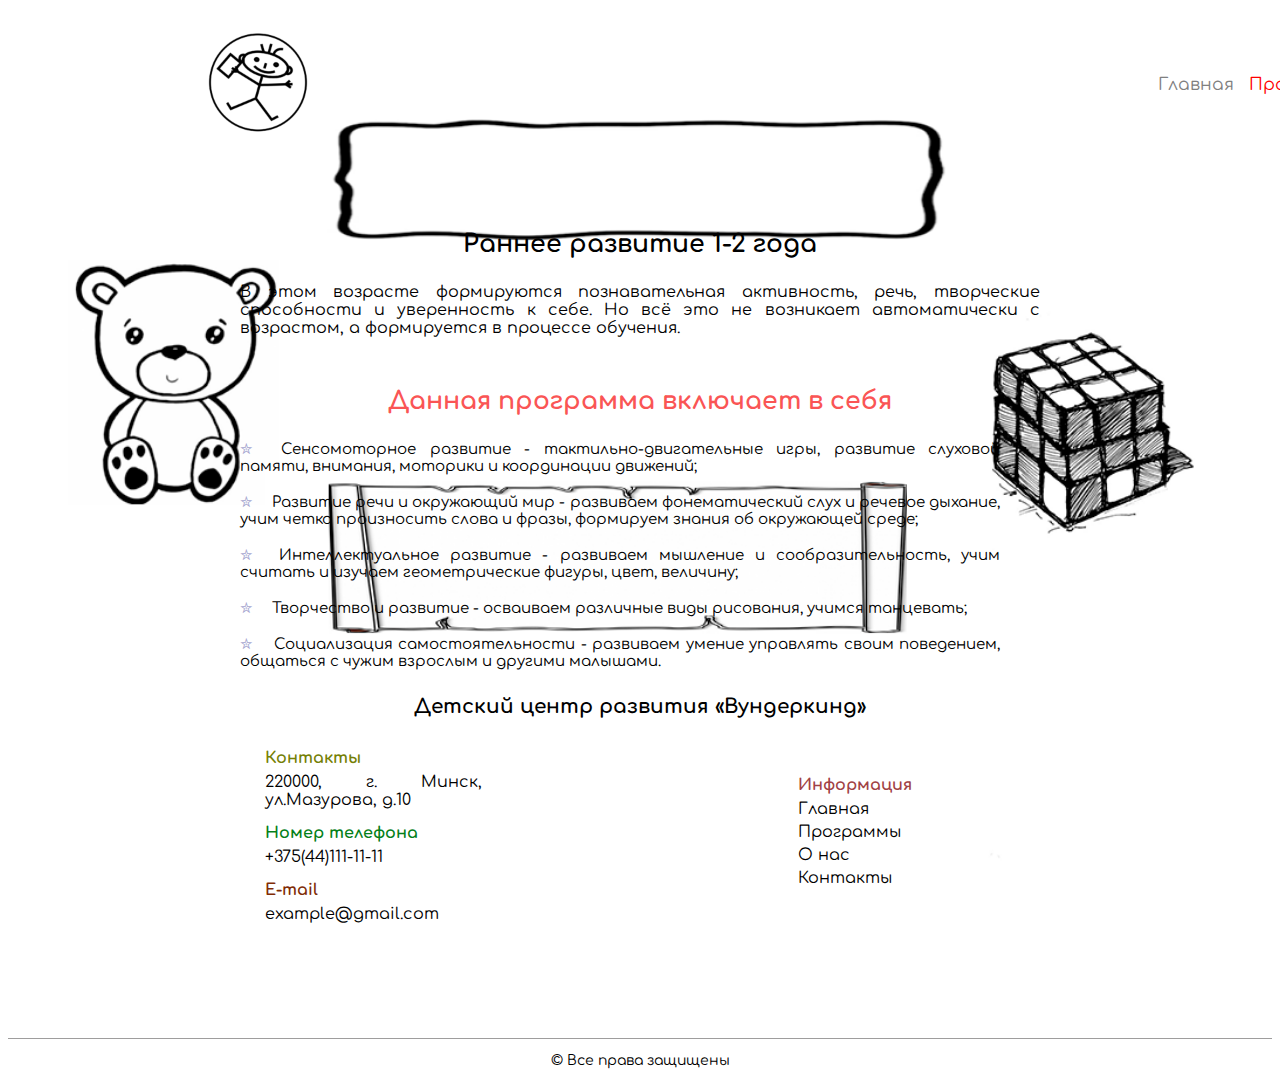
<file: pages/main_course/course_1.html>
<!DOCTYPE html>
<html lang="ru">

<head>
    <meta charset="UTF-8">
    <link rel="stylesheet" href="../../css/style.css">
</head>

<body onload="tab()">
    <main class="main" style="background-image: url(../../img/main_course_background/course_1-background.png); background-size: cover;">
        <header class="header">
            <div class="header-img">
                <img src="../../img/educational.png" alt="educational center">
            </div>
            <div class="header-nav">
                <ul class="header-nav-list">
                    <li class="header-nav-list-el"><a href="../../index.html">Главная</a></li>
                    <li class="header-nav-list-el active"><a href="../course.html">Программы</a></li>
                    <li class="header-nav-list-el"><a href="../about_us.html">О Нас</a></li>
                    <li class="header-nav-list-el"><a href="../contacts.html">Контакты</a></li>
                </ul>
            </div>
        </header>
        <div class="content">
            <div class="content-main">
                <div class="content-main-block-text">
                    <p>Раннее развитие 1-2 года</p>
                </div>
                <div class="content-main-text">
                    <p>В этом возрасте формируются познавательная активность, речь, творческие способности и  уверенность к себе. Но всё это не возникает автоматически с возрастом, а формируется в процессе обучения.</p>
                </div>
                <div class="content-main-block">
                    <div class="content-main-block-text">
                        <p style="color: rgb(250, 85, 85)">Данная программа включает в себя</p>
                    </div>
                        <div class="content-main-block-table-el-text">
                            <ul>
                                <li>
                                    Сенсомоторное развитие - тактильно-двигательные игры, развитие слуховой памяти, внимания, моторики и координации движений;
                                </li>
                                <br>
                                <li>
                                    Развитие речи и окружающий мир - развиваем фонематический слух и речевое дыхание, учим четко произносить слова и фразы, формируем знания об окружающей среде;
                                </li>
                                <br>
                                <li>
                                    Интеллектуальное развитие - развиваем мышление и сообразительность, учим считать и изучаем геометрические фигуры, цвет, величину;
                                </li>
                                <br>
                                <li>
                                    Творчество и развитие - осваиваем различные виды рисования, учимся танцевать;
                                </li>
                                <br>
                                <li>
                                    Социализация самостоятельности - развиваем умение управлять своим поведением, общаться с чужим взрослым и другими малышами.
                                </li>
                            </ul>
                    </div>
                </div>

                <div class="content-footer-block">
                    <div class="content-footer-block-text">
                        <p>Детский центр развития «Вундеркинд»</p>
                    </div>
                    <div class="content-footer-block-table">
                        <div class="content-footer-block-table-el">
                            <div class="content-footer-block-table-el-text">
                                <h1 style="color:rgb(117, 128, 5)"><b>Контакты</b></h1>
                                <p>220000, г. Минск, ул.Мазурова, д.10</p>
                                <h1 style="color:rgb(5, 128, 25)"><b>Номер телефона</b></h1>
                                <p><a href="#">+375(44)111-11-11</href></a>
                                <h1 style="color:rgb(128, 44, 5)"><b>E-mail</b></h1>
                                <p><a href="#">example@gmail.com</a></p>
                            </div>
                        </div>
                        <div class="content-footer-block-table-el">
                            <div class="content-footer-block-table-el-text">
                            </div>
                        </div>
                        <div class="content-footer-block-table-el">
                            <div class="content-footer-block-table-el-text">
                                <br>
                                    <br>
                                    <br>
                                <h1 style="color:rgb(161, 66, 69)"><b>Информация</b></h1>
                                <ul>
                                    <li><a href="../index.html">Главная</a></li>
                                    <li><a href="../course.html">Программы</a></li>
                                    <li><a href="../about_us.html">О нас</a></li>
                                    <li><a href="../contacts.html">Контакты</a></li>
                                </ul>
                            </div>
                        </div>
                    </div>
                </div>
            </div>
        </div>
    </main>
    <footer class="footer">
        <div class="footer-block">
            <p>© Все права защищены</p>
        </div>
    </footer>
    <script src="../../js/main.js"></script>
</body>

</html>
</file>
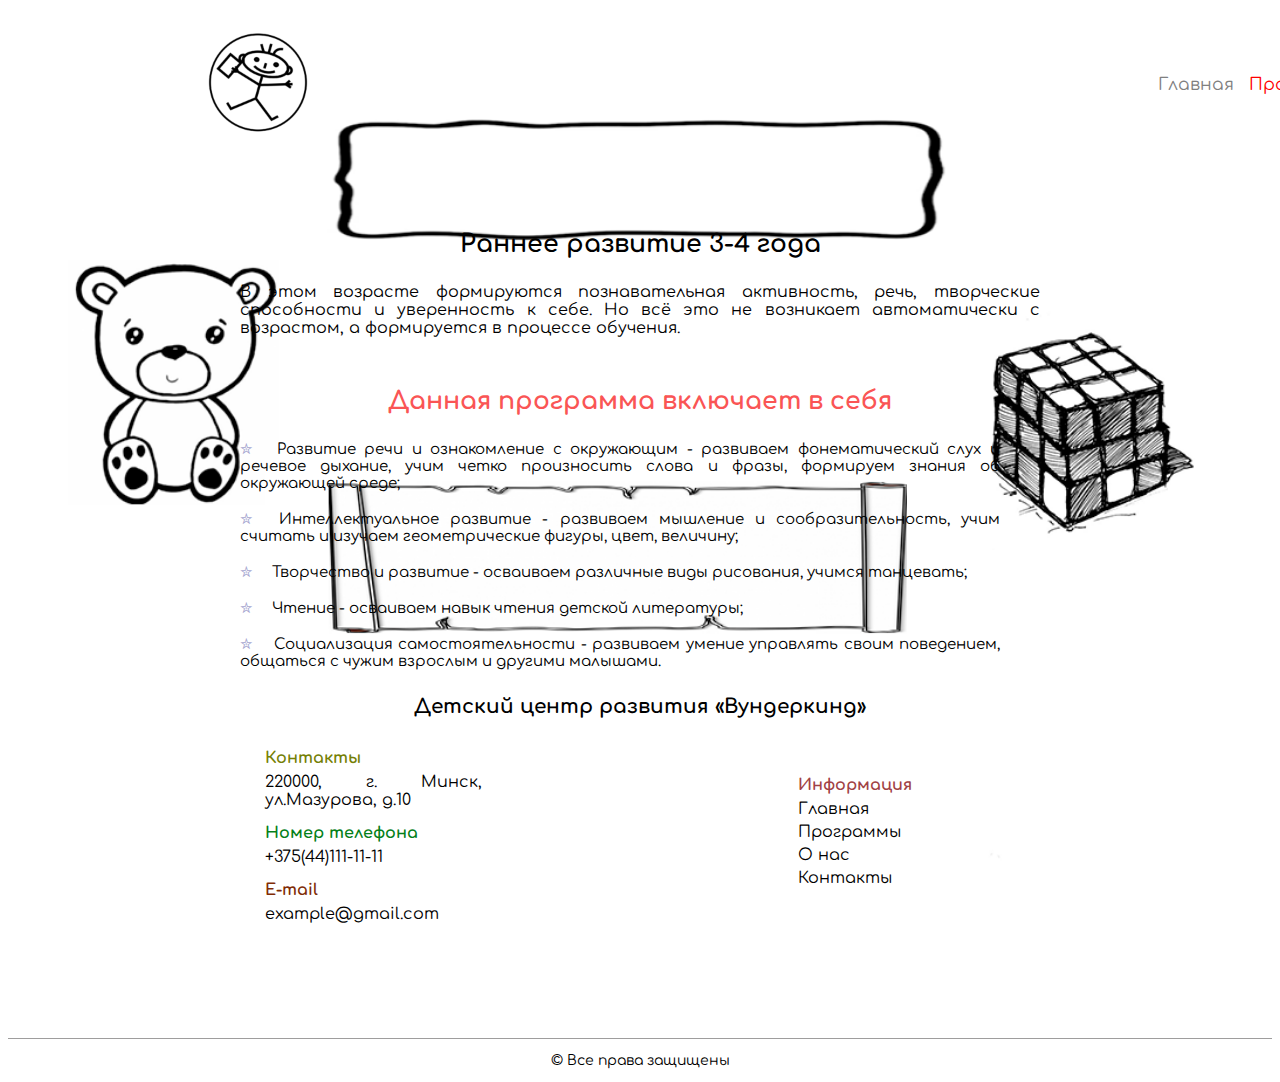
<file: pages/main_course/course_2.html>
<!DOCTYPE html>
<html lang="ru">

<head>
    <meta charset="UTF-8">
    <link rel="stylesheet" href="../../css/style.css">
</head>

<body onload="tab()">
    <main class="main" style="background-image: url(../../img/main_course_background/course_2-background.png); background-size: cover;">
        <header class="header">
            <div class="header-img">
                <img src="../../img/educational.png" alt="educational center">
            </div>
            <div class="header-nav">
                <ul class="header-nav-list">
                    <li class="header-nav-list-el"><a href="../../index.html">Главная</a></li>
                    <li class="header-nav-list-el active"><a href="../course.html">Программы</a></li>
                    <li class="header-nav-list-el"><a href="../about_us.html">О Нас</a></li>
                    <li class="header-nav-list-el"><a href="../contacts.html">Контакты</a></li>
                </ul>
            </div>
        </header>
        <div class="content">
            <div class="content-main">
                <div class="content-main-block-text">
                    <p>Раннее развитие 3-4 года</p>
                </div>
                <div class="content-main-text">
                    <p>В этом возрасте формируются познавательная активность, речь, творческие способности и  уверенность к себе. Но всё это не возникает автоматически с возрастом, а формируется в процессе обучения.</p>
                </div>
                <div class="content-main-block">
                    <div class="content-main-block-text">
                        <p style="color: rgb(250, 85, 85)">Данная программа включает в себя</p>
                    </div>
                        <div class="content-main-block-table-el-text">
                            <ul>
                                <li>
                                    Развитие речи и ознакомление с окружающим - развиваем фонематический слух и речевое дыхание, учим четко произносить слова и фразы, формируем знания об окружающей среде;
                                </li>
                                <br>
                                <li>
                                    Интеллектуальное развитие - развиваем мышление и сообразительность, учим считать и изучаем геометрические фигуры, цвет, величину;
                                </li>
                                <br>
                                <li>
                                    Творчество и развитие - осваиваем различные виды рисования, учимся танцевать;
                                </li>
                                <br>
                                <li>
                                    Чтение - осваиваем навык чтения детской литературы;
                                </li>
                                <br>
                                <li>
                                    Социализация самостоятельности - развиваем умение управлять своим поведением, общаться с чужим взрослым и другими малышами.
                                </li>
                            </ul>
                    </div>
                </div>

                <div class="content-footer-block">
                    <div class="content-footer-block-text">
                        <p>Детский центр развития «Вундеркинд»</p>
                    </div>
                    <div class="content-footer-block-table">
                        <div class="content-footer-block-table-el">
                            <div class="content-footer-block-table-el-text">
                                <h1 style="color:rgb(117, 128, 5)"><b>Контакты</b></h1>
                                <p>220000, г. Минск, ул.Мазурова, д.10</p>
                                <h1 style="color:rgb(5, 128, 25)"><b>Номер телефона</b></h1>
                                <p><a href="#">+375(44)111-11-11</href></a>
                                <h1 style="color:rgb(128, 44, 5)"><b>E-mail</b></h1>
                                <p><a href="#">example@gmail.com</a></p>
                            </div>
                        </div>
                        <div class="content-footer-block-table-el">
                            <div class="content-footer-block-table-el-text">
                            </div>
                        </div>
                        <div class="content-footer-block-table-el">
                            <div class="content-footer-block-table-el-text">
                                <br>
                                    <br>
                                    <br>
                                <h1 style="color:rgb(161, 66, 69)"><b>Информация</b></h1>
                                <ul>
                                    <li><a href="../index.html">Главная</a></li>
                                    <li><a href="../course.html">Программы</a></li>
                                    <li><a href="../about_us.html">О нас</a></li>
                                    <li><a href="../contacts.html">Контакты</a></li>
                                </ul>
                            </div>
                        </div>
                    </div>
                </div>
            </div>
        </div>
    </main>
    <footer class="footer">
        <div class="footer-block">
            <p>© Все права защищены</p>
        </div>
    </footer>
    <script src="../../js/main.js"></script>
</body>

</html>
</file>
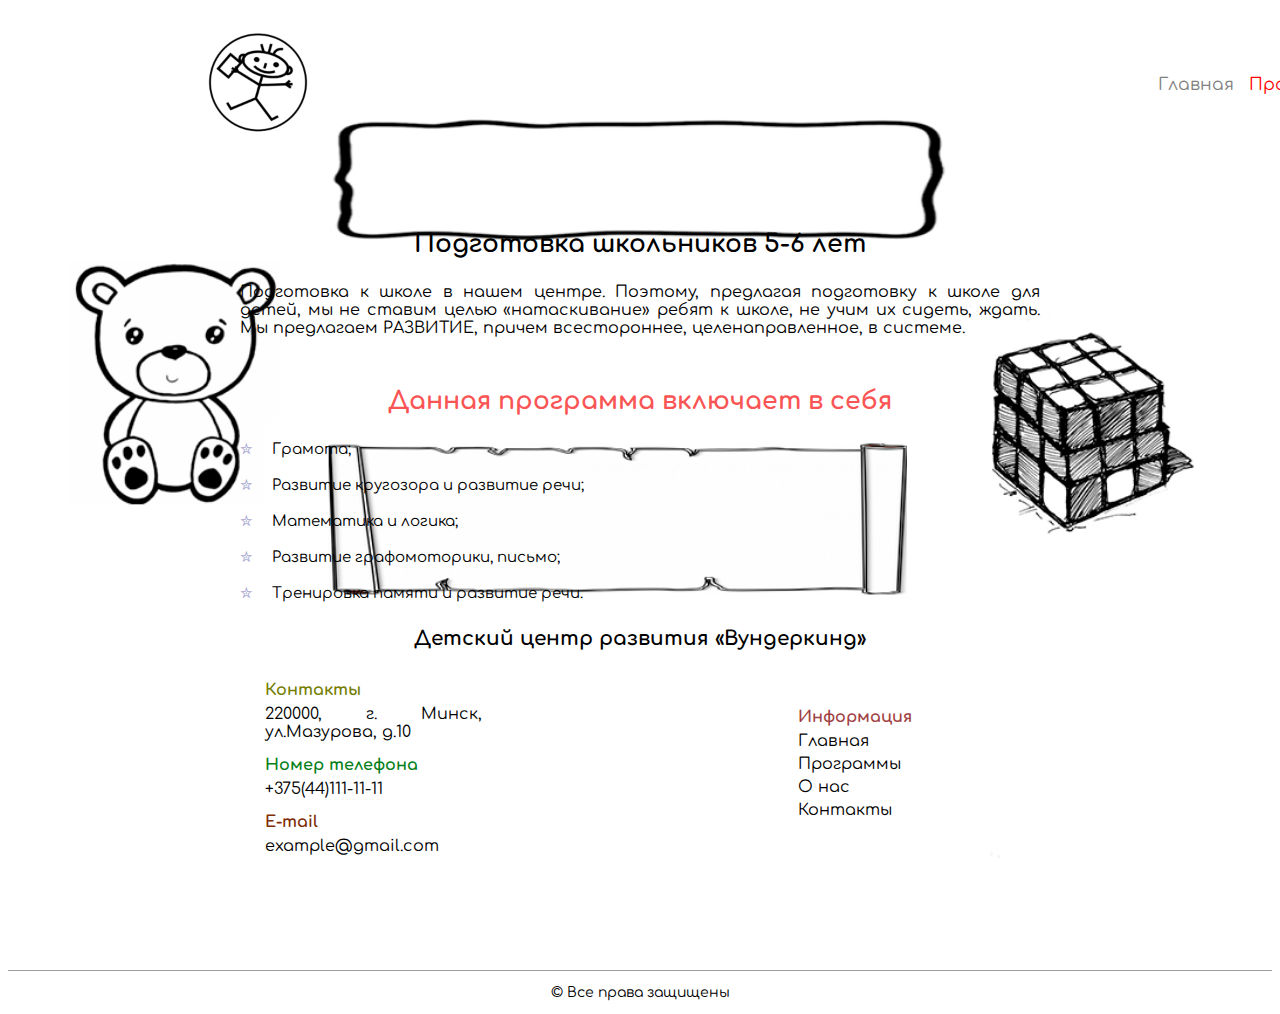
<file: pages/main_course/course_3.html>
<!DOCTYPE html>
<html lang="ru">

<head>
    <meta charset="UTF-8">
    <link rel="stylesheet" href="../../css/style.css">
</head>

<body onload="tab()">
    <main class="main" style="background-image: url(../../img/main_course_background/course_3-background.png); background-size: cover;">
        <header class="header">
            <div class="header-img">
                <img src="../../img/educational.png" alt="educational center">
            </div>
            <div class="header-nav">
                <ul class="header-nav-list">
                    <li class="header-nav-list-el"><a href="../../index.html">Главная</a></li>
                    <li class="header-nav-list-el active"><a href="../course.html">Программы</a></li>
                    <li class="header-nav-list-el"><a href="../about_us.html">О Нас</a></li>
                    <li class="header-nav-list-el"><a href="../contacts.html">Контакты</a></li>
                </ul>
            </div>
        </header>
        <div class="content">
            <div class="content-main">
                <div class="content-main-block-text">
                    <p>Подготовка школьников 5-6 лет</p>
                </div>
                <div class="content-main-text">
                    <p>Подготовка к школе в нашем центре. Поэтому, предлагая подготовку к школе для детей, мы не ставим целью «натаскивание» ребят к школе, не учим их сидеть, ждать. Мы предлагаем РАЗВИТИЕ, причем всестороннее, целенаправленное, в системе.</p>
                </div>
                <div class="content-main-block">
                    <div class="content-main-block-text">
                        <p style="color: rgb(250, 85, 85)">Данная программа включает в себя</p>
                    </div>
                        <div class="content-main-block-table-el-text">
                            <ul>
                                <li>
                                    Грамота;
                                </li>
                                <br>
                                <li>
                                    Развитие кругозора и развитие речи;
                                </li>
                                <br>
                                <li>
                                    Математика и логика;
                                </li>
                                <br>
                                <li>
                                    Развитие графомоторики, письмо;
                                </li>
                                <br>
                                <li>
                                    Тренировка памяти и развитие речи.
                                </li>
                            </ul>
                    </div>
                </div>

                <div class="content-footer-block">
                    <div class="content-footer-block-text">
                        <p>Детский центр развития «Вундеркинд»</p>
                    </div>
                    <div class="content-footer-block-table">
                        <div class="content-footer-block-table-el">
                            <div class="content-footer-block-table-el-text">
                                <h1 style="color:rgb(117, 128, 5)"><b>Контакты</b></h1>
                                <p>220000, г. Минск, ул.Мазурова, д.10</p>
                                <h1 style="color:rgb(5, 128, 25)"><b>Номер телефона</b></h1>
                                <p><a href="#">+375(44)111-11-11</href></a>
                                <h1 style="color:rgb(128, 44, 5)"><b>E-mail</b></h1>
                                <p><a href="#">example@gmail.com</a></p>
                            </div>
                        </div>
                        <div class="content-footer-block-table-el">
                            <div class="content-footer-block-table-el-text">
                            </div>
                        </div>
                        <div class="content-footer-block-table-el">
                            <div class="content-footer-block-table-el-text">
                                <br>
                                    <br>
                                    <br>
                                <h1 style="color:rgb(161, 66, 69)"><b>Информация</b></h1>
                                <ul>
                                    <li><a href="../index.html">Главная</a></li>
                                    <li><a href="../course.html">Программы</a></li>
                                    <li><a href="../about_us.html">О нас</a></li>
                                    <li><a href="../contacts.html">Контакты</a></li>
                                </ul>
                            </div>
                        </div>
                    </div>
                </div>
            </div>
        </div>
    </main>
    <footer class="footer">
        <div class="footer-block">
            <p>© Все права защищены</p>
        </div>
    </footer>
    <script src="../../js/main.js"></script>
</body>

</html>
</file>
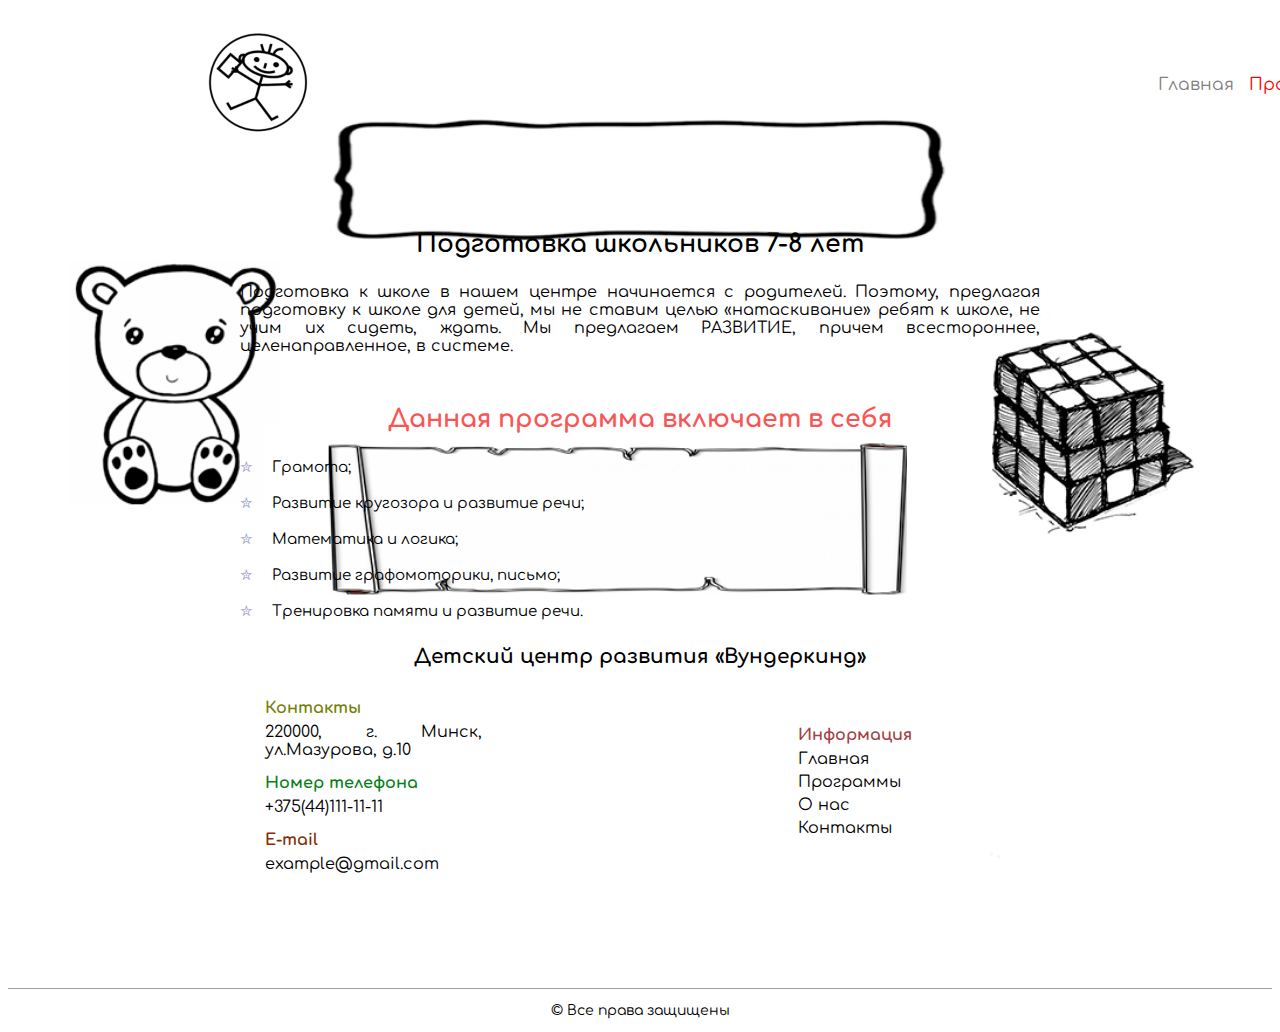
<file: pages/main_course/course_4.html>
<!DOCTYPE html>
<html lang="ru">

<head>
    <meta charset="UTF-8">
    <link rel="stylesheet" href="../../css/style.css">
</head>

<body onload="tab()">
    <main class="main" style="background-image: url(../../img/main_course_background/course_4-background.png); background-size: cover;">
        <header class="header">
            <div class="header-img">
                <img src="../../img/educational.png" alt="educational center">
            </div>
            <div class="header-nav">
                <ul class="header-nav-list">
                    <li class="header-nav-list-el"><a href="../../index.html">Главная</a></li>
                    <li class="header-nav-list-el active"><a href="../course.html">Программы</a></li>
                    <li class="header-nav-list-el"><a href="../about_us.html">О Нас</a></li>
                    <li class="header-nav-list-el"><a href="../contacts.html">Контакты</a></li>
                </ul>
            </div>
        </header>
        <div class="content">
            <div class="content-main">
                <div class="content-main-block-text">
                    <p>Подготовка школьников 7-8 лет</p>
                </div>
                <div class="content-main-text">
                    <p>Подготовка к школе в нашем центре начинается с родителей. Поэтому, предлагая подготовку к школе для детей, мы не ставим целью «натаскивание» ребят к школе, не учим их сидеть, ждать. Мы предлагаем РАЗВИТИЕ, причем всестороннее, целенаправленное, в системе.</p>
                </div>
                <div class="content-main-block">
                    <div class="content-main-block-text">
                        <p style="color: rgb(250, 85, 85)">Данная программа включает в себя</p>
                    </div>
                        <div class="content-main-block-table-el-text">
                            <ul>
                                <div class="content-main-block-table-el-text">
                                    <ul>
                                        <li>
                                            Грамота;
                                        </li>
                                        <br>
                                        <li>
                                            Развитие кругозора и развитие речи;
                                        </li>
                                        <br>
                                        <li>
                                            Математика и логика;
                                        </li>
                                        <br>
                                        <li>
                                            Развитие графомоторики, письмо;
                                        </li>
                                        <br>
                                        <li>
                                            Тренировка памяти и развитие речи.
                                        </li>
                                    </ul>
                            </div>
                            </ul>
                    </div>
                </div>

                <div class="content-footer-block">
                    <div class="content-footer-block-text">
                        <p>Детский центр развития «Вундеркинд»</p>
                    </div>
                    <div class="content-footer-block-table">
                        <div class="content-footer-block-table-el">
                            <div class="content-footer-block-table-el-text">
                                <h1 style="color:rgb(117, 128, 5)"><b>Контакты</b></h1>
                                <p>220000, г. Минск, ул.Мазурова, д.10</p>
                                <h1 style="color:rgb(5, 128, 25)"><b>Номер телефона</b></h1>
                                <p><a href="#">+375(44)111-11-11</href></a>
                                <h1 style="color:rgb(128, 44, 5)"><b>E-mail</b></h1>
                                <p><a href="#">example@gmail.com</a></p>
                            </div>
                        </div>
                        <div class="content-footer-block-table-el">
                            <div class="content-footer-block-table-el-text">
                            </div>
                        </div>
                        <div class="content-footer-block-table-el">
                            <div class="content-footer-block-table-el-text">
                                <br>
                                    <br>
                                    <br>
                                <h1 style="color:rgb(161, 66, 69)"><b>Информация</b></h1>
                                <ul>
                                    <li><a href="../index.html">Главная</a></li>
                                    <li><a href="../course.html">Программы</a></li>
                                    <li><a href="../about_us.html">О нас</a></li>
                                    <li><a href="../contacts.html">Контакты</a></li>
                                </ul>
                            </div>
                        </div>
                    </div>
                </div>
            </div>
        </div>
    </main>
    <footer class="footer">
        <div class="footer-block">
            <p>© Все права защищены</p>
        </div>
    </footer>
    <script src="../../js/main.js"></script>
</body>

</html>
</file>
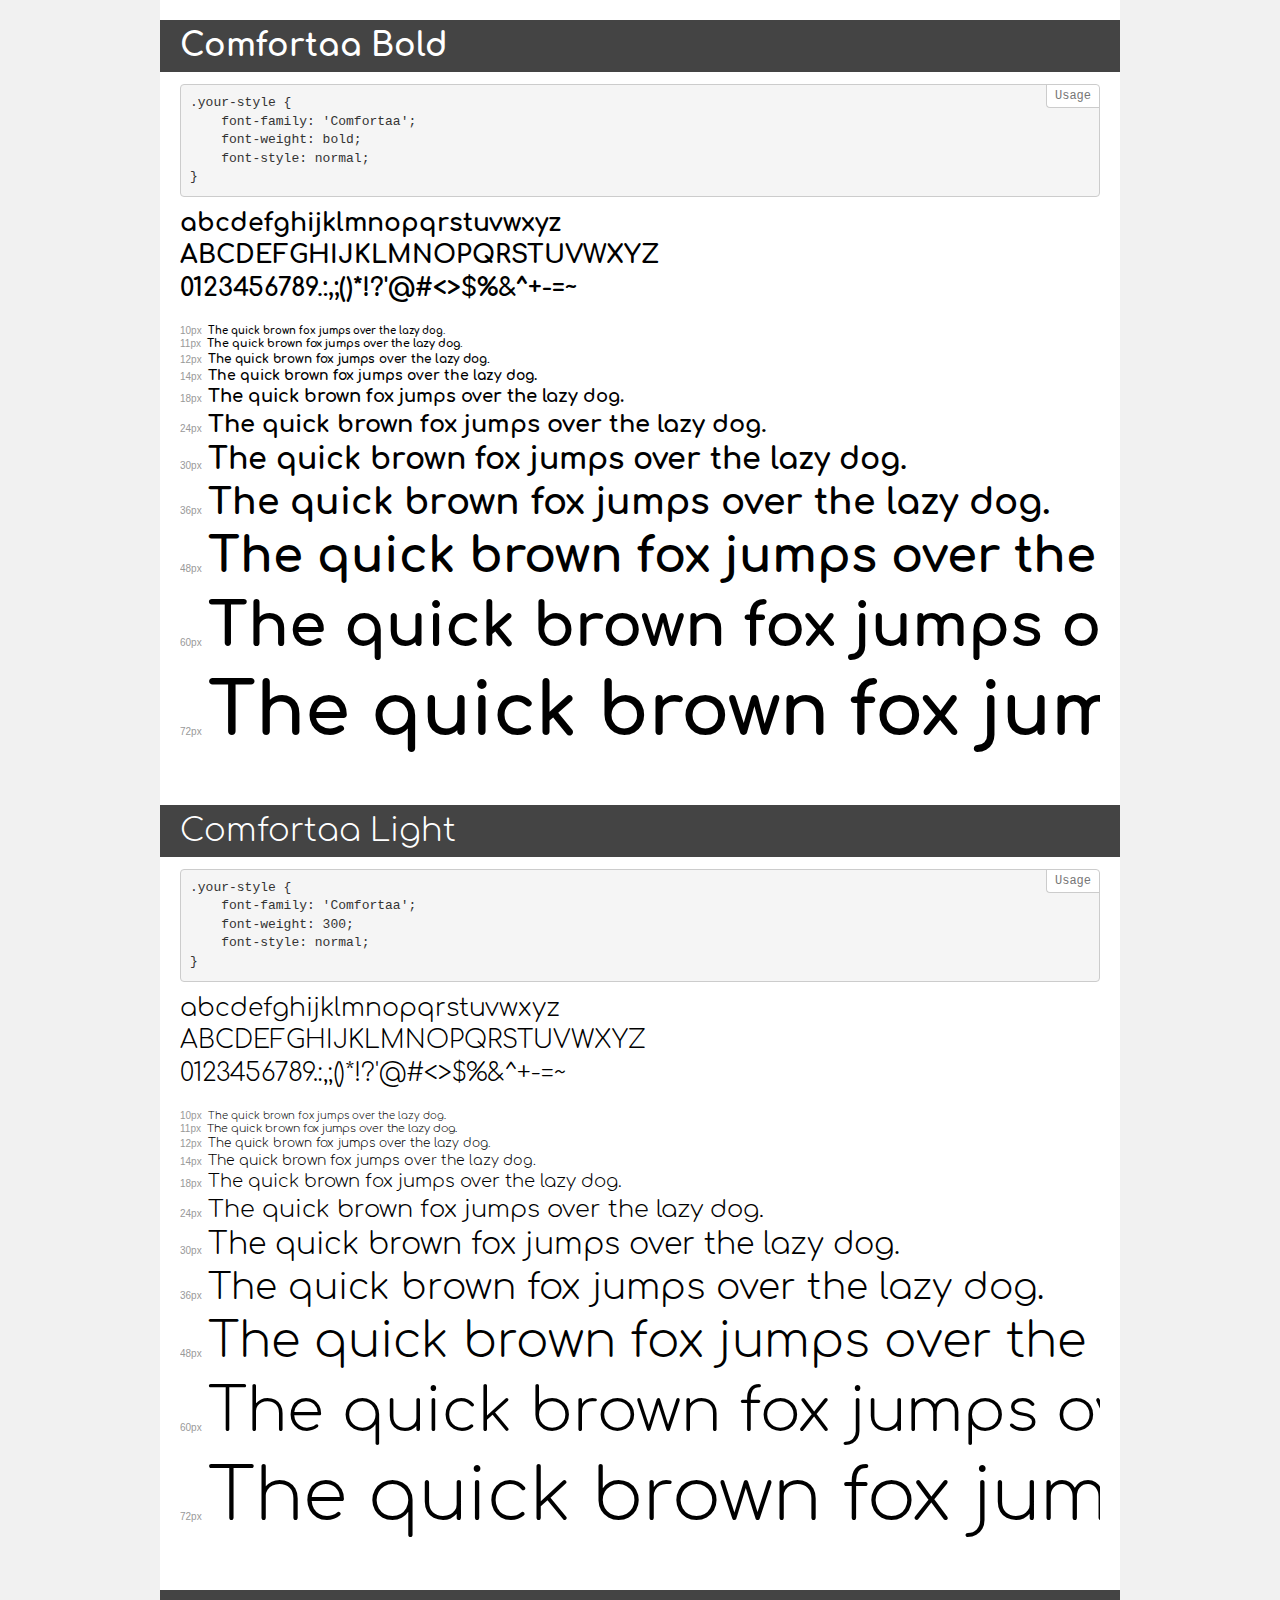
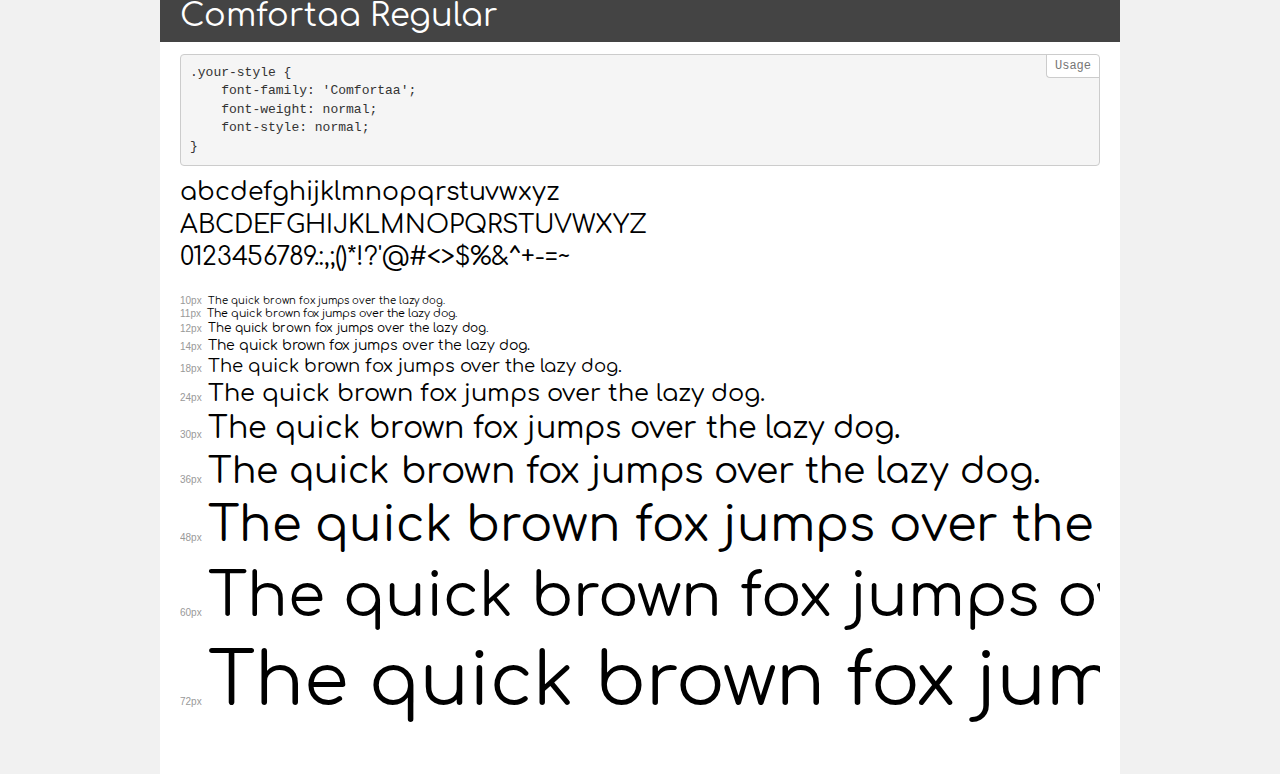
<file: css/fonts/font/demo.html>
<!DOCTYPE html>
<html>
<head>
    <meta charset="utf-8">
    <meta http-equiv="X-UA-Compatible" content="IE=edge">
    <meta name="viewport" content="width=device-width, initial-scale=1">
    <meta name="robots" content="noindex, noarchive">
    <meta name="format-detection" content="telephone=no">
    <title>Transfonter demo</title>
    <link href="stylesheet.css" rel="stylesheet">
    <style>
        /*
        http://meyerweb.com/eric/tools/css/reset/
        v2.0 | 20110126
        License: none (public domain)
        */
        html, body, div, span, applet, object, iframe,
        h1, h2, h3, h4, h5, h6, p, blockquote, pre,
        a, abbr, acronym, address, big, cite, code,
        del, dfn, em, img, ins, kbd, q, s, samp,
        small, strike, strong, sub, sup, tt, var,
        b, u, i, center,
        dl, dt, dd, ol, ul, li,
        fieldset, form, label, legend,
        table, caption, tbody, tfoot, thead, tr, th, td,
        article, aside, canvas, details, embed,
        figure, figcaption, footer, header, hgroup,
        menu, nav, output, ruby, section, summary,
        time, mark, audio, video {
            margin: 0;
            padding: 0;
            border: 0;
            font-size: 100%;
            font: inherit;
            vertical-align: baseline;
        }
        /* HTML5 display-role reset for older browsers */
        article, aside, details, figcaption, figure,
        footer, header, hgroup, menu, nav, section {
            display: block;
        }
        body {
            line-height: 1;
        }
        ol, ul {
            list-style: none;
        }
        blockquote, q {
            quotes: none;
        }
        blockquote:before, blockquote:after,
        q:before, q:after {
            content: '';
            content: none;
        }
        table {
            border-collapse: collapse;
            border-spacing: 0;
        }
        /* common styles */
        body {
            background: #f1f1f1;
            color: #000;
        }
        .page {
            background: #fff;
            width: 920px;
            margin: 0 auto;
            padding: 20px 20px 0 20px;
            overflow: hidden;
        }
        .font-container {
            overflow-x: auto;
            overflow-y: hidden;
            margin-bottom: 40px;
            line-height: 1.3;
            white-space: nowrap;
            padding-bottom: 5px;
        }
        h1 {
            position: relative;
            background: #444;
            font-size: 32px;
            color: #fff;
            padding: 10px 20px;
            margin: 0 -20px 12px -20px;
        }
        .letters {
            font-size: 25px;
            margin-bottom: 20px;
        }
        .s10:before {
            content: '10px';
        }
        .s11:before {
            content: '11px';
        }
        .s12:before {
            content: '12px';
        }
        .s14:before {
            content: '14px';
        }
        .s18:before {
            content: '18px';
        }
        .s24:before {
            content: '24px';
        }
        .s30:before {
            content: '30px';
        }
        .s36:before {
            content: '36px';
        }
        .s48:before {
            content: '48px';
        }
        .s60:before {
            content: '60px';
        }
        .s72:before {
            content: '72px';
        }
        .s10:before, .s11:before, .s12:before, .s14:before,
        .s18:before, .s24:before, .s30:before, .s36:before,
        .s48:before, .s60:before, .s72:before {
            font-family: Arial, sans-serif;
            font-size: 10px;
            font-weight: normal;
            font-style: normal;
            color: #999;
            padding-right: 6px;
        }
        pre {
            display: block;
            position: relative;
            padding: 9px;
            margin: 0 0 10px;
            font-family: Monaco, Menlo, Consolas, "Courier New", monospace !important;
            font-size: 13px;
            line-height: 1.428571429;
            color: #333;
            font-weight: normal !important;
            font-style: normal !important;
            background-color: #f5f5f5;
            border: 1px solid #ccc;
            overflow-x: auto;
            border-radius: 4px;
        }
        pre:after {
            display: block;
            position: absolute;
            right: 0;
            top: 0;
            content: 'Usage';
            line-height: 1;
            padding: 5px 8px;
            font-size: 12px;
            color: #767676;
            background-color: #fff;
            border: 1px solid #ccc;
            border-right: none;
            border-top: none;
            border-radius: 0 4px 0 4px;
            z-index: 10;
        }
        /* responsive */
        @media (max-width: 959px) {
            .page {
                width: auto;
                margin: 0;
            }
        }
    </style>
</head>
<body>
<div class="page">
    <div class="demo" style="font-family: 'Comfortaa'; font-weight: bold; font-style: normal;">
        <h1>Comfortaa Bold</h1>
        <pre>.your-style {
    font-family: 'Comfortaa';
    font-weight: bold;
    font-style: normal;
}</pre>
        <div class="font-container">
            <p class="letters">
                abcdefghijklmnopqrstuvwxyz<br>
ABCDEFGHIJKLMNOPQRSTUVWXYZ<br>
                0123456789.:,;()*!?'@#<>$%&^+-=~
            </p>
            <p class="s10" style="font-size: 10px;">The quick brown fox jumps over the lazy dog.</p>
            <p class="s11" style="font-size: 11px;">The quick brown fox jumps over the lazy dog.</p>
            <p class="s12" style="font-size: 12px;">The quick brown fox jumps over the lazy dog.</p>
            <p class="s14" style="font-size: 14px;">The quick brown fox jumps over the lazy dog.</p>
            <p class="s18" style="font-size: 18px;">The quick brown fox jumps over the lazy dog.</p>
            <p class="s24" style="font-size: 24px;">The quick brown fox jumps over the lazy dog.</p>
            <p class="s30" style="font-size: 30px;">The quick brown fox jumps over the lazy dog.</p>
            <p class="s36" style="font-size: 36px;">The quick brown fox jumps over the lazy dog.</p>
            <p class="s48" style="font-size: 48px;">The quick brown fox jumps over the lazy dog.</p>
            <p class="s60" style="font-size: 60px;">The quick brown fox jumps over the lazy dog.</p>
            <p class="s72" style="font-size: 72px;">The quick brown fox jumps over the lazy dog.</p>
        </div>
    </div>
    <div class="demo" style="font-family: 'Comfortaa'; font-weight: 300; font-style: normal;">
        <h1>Comfortaa Light</h1>
        <pre>.your-style {
    font-family: 'Comfortaa';
    font-weight: 300;
    font-style: normal;
}</pre>
        <div class="font-container">
            <p class="letters">
                abcdefghijklmnopqrstuvwxyz<br>
ABCDEFGHIJKLMNOPQRSTUVWXYZ<br>
                0123456789.:,;()*!?'@#<>$%&^+-=~
            </p>
            <p class="s10" style="font-size: 10px;">The quick brown fox jumps over the lazy dog.</p>
            <p class="s11" style="font-size: 11px;">The quick brown fox jumps over the lazy dog.</p>
            <p class="s12" style="font-size: 12px;">The quick brown fox jumps over the lazy dog.</p>
            <p class="s14" style="font-size: 14px;">The quick brown fox jumps over the lazy dog.</p>
            <p class="s18" style="font-size: 18px;">The quick brown fox jumps over the lazy dog.</p>
            <p class="s24" style="font-size: 24px;">The quick brown fox jumps over the lazy dog.</p>
            <p class="s30" style="font-size: 30px;">The quick brown fox jumps over the lazy dog.</p>
            <p class="s36" style="font-size: 36px;">The quick brown fox jumps over the lazy dog.</p>
            <p class="s48" style="font-size: 48px;">The quick brown fox jumps over the lazy dog.</p>
            <p class="s60" style="font-size: 60px;">The quick brown fox jumps over the lazy dog.</p>
            <p class="s72" style="font-size: 72px;">The quick brown fox jumps over the lazy dog.</p>
        </div>
    </div>
    <div class="demo" style="font-family: 'Comfortaa'; font-weight: normal; font-style: normal;">
        <h1>Comfortaa Regular</h1>
        <pre>.your-style {
    font-family: 'Comfortaa';
    font-weight: normal;
    font-style: normal;
}</pre>
        <div class="font-container">
            <p class="letters">
                abcdefghijklmnopqrstuvwxyz<br>
ABCDEFGHIJKLMNOPQRSTUVWXYZ<br>
                0123456789.:,;()*!?'@#<>$%&^+-=~
            </p>
            <p class="s10" style="font-size: 10px;">The quick brown fox jumps over the lazy dog.</p>
            <p class="s11" style="font-size: 11px;">The quick brown fox jumps over the lazy dog.</p>
            <p class="s12" style="font-size: 12px;">The quick brown fox jumps over the lazy dog.</p>
            <p class="s14" style="font-size: 14px;">The quick brown fox jumps over the lazy dog.</p>
            <p class="s18" style="font-size: 18px;">The quick brown fox jumps over the lazy dog.</p>
            <p class="s24" style="font-size: 24px;">The quick brown fox jumps over the lazy dog.</p>
            <p class="s30" style="font-size: 30px;">The quick brown fox jumps over the lazy dog.</p>
            <p class="s36" style="font-size: 36px;">The quick brown fox jumps over the lazy dog.</p>
            <p class="s48" style="font-size: 48px;">The quick brown fox jumps over the lazy dog.</p>
            <p class="s60" style="font-size: 60px;">The quick brown fox jumps over the lazy dog.</p>
            <p class="s72" style="font-size: 72px;">The quick brown fox jumps over the lazy dog.</p>
        </div>
    </div>
</div>
</body>
</html>
</file>
<file: css/style.css>
@import url('https://fonts.googleapis.com/css2?family=Comfortaa:wght@300&display=swap');

    /*body*/
    html{
        overflow-x: hidden;

    }
    .body{
    }

    /*main*/
    .main{

    }

    /*header*/
    .header{
        display: flex;
        column-gap: 450px;
        font-family: 'Comfortaa', cursive;
        font-size: 17px;
    }

    .header-nav{
        display: flex;
        align-items: end;
        justify-content: end;
        padding: 25px 100px;
    }


    .header-img{
        padding: 25px 200px;
    }

    .header-img img{
        width: 100px;
        height: 100px;
    }

    .header-nav-list{
        display: flex;
        padding: 25px 100px;
    }

    .header-nav-list-el{
        margin-right: 15px;
    }


    .header-nav-list-el{
        list-style: none;
    }

    .header-nav-list-el a{
        text-decoration: none;
        color: inherit;
    }

    .header-nav-list-el{
        color: gray;
        position: relative;
        transition: color 0.5s ease-in;
    }

    .header-nav-list-el:hover{
        color: red;
    }


    .header-nav-list-el.active{
        color: red;
    }

    /*content*/

    .content{
        display: block;
        margin-left: auto;
        margin-right: auto;
        width: 800px;
    }
    .content-banner{
        display: flex;
        align-items: center;
        justify-content: center;
        
    }

    .content-banner-img{
        margin-top: 50px;
        height: 200px;
        width: 200px;
    }

    .content-banner-text{
        font-family: 'Comfortaa';
        margin-bottom: 0px;
        font-size: 30px;
    }

    .content-main{
        display: block;
        font-family: 'Comfortaa';
        text-align: justify;
        margin-top: 50px;
        margin-left: auto;
        margin-right: auto;
        font-size: 18px;
    }

    .content-main-text{
        margin-bottom: 30px;
    }

    .content-main-text p{
        font-size: 16px;
    }

    .content-main-block{
        margin-top: 50px;
    }

    .content-main-block-text{
        font-weight: bold;
        font-size: 25px;
        text-align: center;
    }

    .content-main-block-text img{
        height: 100px;
        width: 100px;
    }

    .content-main-block-table{
        display: flex;
        align-items: center;
        justify-content: center;
        margin-top: 50px;
    }

    .content-main-block-table-el{
        height: 400px;
        width:  270px;
        margin-left: 10px;
        margin-right: 10px;
        border-radius: 10px;
        box-shadow: 0px 0px 80px -15px rgb(165, 165, 207);
    }
    
    .content-main-block-table-el-text{  
        display: block;
        align-items: center;
        justify-content: center;
        font-size: 10px;
        width: 100%;
    }

    .content-main-block-table-el-text h1{
        text-align: center;
        margin-top: 30px;
        margin-bottom: 40px;
    }

    .content-main-block-table-el-text p{  
        margin-left: 7px;
        margin-right: 7px;
        font-size: 15px;
    }

    .content-main-block-table-el-text ul{
        width: 95%;
        padding: 0px 5px 0px 7px;
        margin-top: 25px;
    }

    .content-main-block-table-el-text ul li{
        list-style-type: none;
        font-size: 15px;
    }

    
    .content-main-block-table-el-text ul li::before{
        content: "✮";
        margin-right: 15px;
        color: rgb(165, 165, 207);
    }

    .content-main-scroller{
        display: block;
        justify-content: center;
        align-items: center;
    }

    /*main scroller*/

    .content-main-scroller-text{
        font-weight: bold;
        font-size: 25px;
        text-align: center;
    }

    .content-main-scroller-block{
        display: flex;
        align-items: center;
        justify-content: center;
    }
    
    .content-main-scroller-block-items{
        
    }

    .content-main-scroller-block-item{
        left: 0;
        z-index: 1;
    }

    .content-main-scroller-block-item img{
        height: 280px;
        width: 430px;
    }

    .content-main-scroller-block-btn{
        position: relative;
    }

    .content-main-scroller-btn-prev{
        font-family: 'Comfortaa';
        translate: 20%;
        font-weight: 900;
        color: black;
        opacity: 80%;
        background-color: transparent;
        font-size: 50px;
        padding: 12px 24px;
        border: none;
        transition: all ease-in 0.6s;
    }

    .content-main-scroller-btn-prev:hover{
       color:gray;
       opacity: 50%;
    }

    .content-main-scroller-btn-next{
        font-family: 'Comfortaa';
        font-weight: 900;
        translate: -20%;
        color: black;
        opacity: 80%;
        background-color: transparent;
        font-size: 50px;
        padding: 12px 24px;
        border: none;
        transition: all ease-in 0.6s;
    }

    .content-main-scroller-btn-next:hover{
        color:gray;
        opacity: 50%;
     }

     
    /*footer*/

    .content-footer-block-text{
        font-weight: 900;
        font-size: 20px;
        text-align: center;
    }
    
    .content-footer-block-table{
        display: flex;
        align-items: center;
        justify-content: center;
        margin-top: 15px;
    }

    .content-footer-block-table-el{
        height: 300px;
        width:  270px;
        margin-left: 25px;
        margin-right: 25px;
    }
    
    .content-footer-block-table-el-text{  
        display: block;
        align-items: center;
        justify-content: center;
        font-size: 8px;
        width: 100%;
    }

    .content-footer-block-table-el-contacts{  
        display: inline;
        align-items: center;
        justify-content: center;
        font-size: 8px;
        width: 100%;
    }

    .content-footer-block-table-el-text h1{
        margin-bottom: -10px;
    }

    .content-footer-block-table-el-text p{
        font-size: 16px;
        margin-bottom: 15px;
    }

    .content-footer-block-table-el-text a{
        text-decoration: none;
        color: inherit;
    }

    .content-footer-block-table-el-text li{
        margin-bottom: 5px;
    }

    .content-footer-block-table-el-text ul li a{
        text-decoration: none;
        color: inherit;
        transition: all ease-in 0.5s;
    }

    .content-footer-block-table-el-text ul li a:hover{
        color: red;
    }

    .content-footer-block-table-el-text ul{
        width: 95%;
        padding: 0px 5px 0px 0px;
        list-style-type: none;
        font-size: 16px;
        padding: -7px 0px;
        margin-bottom: 25p  x;
    }

    /*footer*/
    
    .footer{
        width: 100%;
        text-align: center;
        justify-content: center;
        font-family: 'Comfortaa';
        font-size: 14px;
        border-top: 1px solid rgb(158, 157, 157);
    }

    .footer-block{

    }

    /*contacts*/

    
    .content-main-block-text-contacts{
        font-weight: 900;
        font-size: 20px;
        text-align: center;
    }
    
    .content-main-block-table-contacts{
        display: flex;
        align-items: center;
        justify-content: center;
        margin-top: 15px;
    }

    .content-main-block-table-el-contacts{
        display: flex;
        margin-left: 25px;
        margin-right: 25px;
        margin-bottom: 25px;
    }
    

    .content-main-block-table-el-text-contacts{  
        display: inline;
        align-items: center;
        justify-content: center;
        font-size: 8px;
    }

    .content-main-block-table-el-contacts{  
        align-items: center;
        font-size: 8px;
    }

    .content-main-block-table-el-text-contacts h1{
        margin-bottom: -10px;
    }

    .content-main-block-table-el-text-contacts p{
        font-size: 16px;
        margin-bottom: 15px;
    }

    .content-main-block-table-el-text-contacts a{
        text-decoration: none;
        color: inherit;
    }

    .content-main-block-table-el-text-contacts a img{
        height: 25px;
        width: 25px;
    }

    .content-main-block-table-el-text-contacts li{
        margin-bottom: 5px;
    }

    .content-main-block-table-el-text-contacts ul li a{
        text-decoration: none;
        color: inherit;
        transition: all ease-in 0.5s;
    }

    .content-main-block-table-el-text-contacts ul li a:hover{
        color: red;
    }

    .content-main-block-table-el-text ul{
        padding: 0px 5px 0px 0px;
        list-style-type: none;
        font-size: 16px;
        padding: -7px 0px;
        margin-bottom: 25px;
    }

    /*fade*/

    .fade{
        -webkit-animation-name: fade;
        -webkit-animation-duration: 1.5s;
        animation-name: fade;
        animation-duration: 1.5s;
    }

    @-webkit-keyframes fade{
        from{opacity: .4 }
        to {opacity: 1}
    }

    @keyframes fade{
        from{opacity: .4}
        to{opacity: 1}
    }


    /*course block*/

    
.content-main-block-course-text{
        font-weight: bold;
        font-size: 20px;
}


.content-block-course{
    font-family: 'Comfortaa';
    margin-bottom: 55px;
}

.content-block-course h1{
    display: flex;
    justify-content: center;
    align-content: center;
    font-weight: 900;
    margin-top: 15px;
    font-size: 18px;
}

.content-block-course p{
    display: flex;
    text-align: justify;
    margin-left: 5px;
    margin-right: 5px;
    margin-top: 15px;
    font-size: 15px;
}


.content-block-course li button{
    
}


.content-block-course button{
    display: flex;
    margin: 0 0 0 65%;
    justify-content: center;
    font-family: 'Comfortaa';
    background: none;
    border: none;
    margin-top: 15px;
    font-size: 18px;
    transition: 1s;
}

.content-block-course button a{
    text-decoration: none;
    border-bottom: 1px solid gray;
    color: inherit;
    transition: 1s;
}

.content-block-course button a:hover{
    text-decoration: none;
    border-color: red;
    color: red;
}

.content-block-course button:hover{
    transform: scale(1.03);
}

.content-block-course ul{
    display: flex;
    justify-content: center;
    align-content: center;
    list-style-type: none;
    margin: px;
    padding: 25px 27px; 
}

.content-block-course img{
    width: auto;
    height: 240px;
    border-radius: 15px;
}

.content-block-course li{
    height: 420px;
    width: 360px;
    border-radius: 15px;
    box-shadow: 0px 1px 5px 0px gray;
}

.content-block-course li+li{
    margin-left: 15px;
}

.content-block-text{
    font-family: 'Comfortaa';
}

.content-block-text p{
    font-family: 'Comfortaa';
    text-align: justify;
    font-weight: 900;
    line-height: 1.5;
    font-size: 23px;
    color: rgb(70, 69, 69);
}


/*tab items*/


.tabs{  
    font-family: 'Fira Sans Heavy';
}

.tabs-nav{
    display: flex;
    justify-content: center;
}

.tabs-nav-item{
    font-family: 'Comfortaa';
    display: inline-block;
    padding: 5px 15px;
    font-size: 20px;
    font-weight: bold;
    line-height: 1.5;
    transition: color 0.5s ease-in-out, background-color 0.15s ease-in-out;
    cursor: pointer;
    position: relative;
    top: 1px;
}


.tabs-nav-item:hover{
    color: red;    
}

.tabs-nav-item.active{
    color: red;
}

.tab td{

}

.tab td.tab-td-header{
    border: 0;
    vertical-align: middle;
    text-align: center;
}

.tab td.tab-clear-col{  
    border: 0px;
}

.tab tr{
    display: flex;
}

.tab{
    animation: 1.5s show ease;
    display: none;
}

.tab.active{
    display: inline-block;
}

@keyframes show{
    from {opacity: 0;}
    to {opacity: 1;}
}


/*slider block*/

.conent-main-block-slider {
    border: 2px solid black;
    width: 256px;
    height: 256px;
    margin: 20px auto;
    overflow: hidden;
}

.conent-main-block-slider-items {
    width: 1024px;
    height: 256px;
    display: flex;
    background: orange;
    position: relative;
    left: 0;
    transition: all ease 1s;
}
</file>
<file: css/fonts/font/stylesheet.css>
@font-face {
    font-family: 'Comfortaa';
    src: url('Comfortaa-Bold.eot');
    src: local('Comfortaa Bold'), local('Comfortaa-Bold'),
        url('Comfortaa-Bold.eot?#iefix') format('embedded-opentype'),
        url('Comfortaa-Bold.woff2') format('woff2'),
        url('Comfortaa-Bold.woff') format('woff'),
        url('Comfortaa-Bold.ttf') format('truetype');
    font-weight: bold;
    font-style: normal;
}

@font-face {
    font-family: 'Comfortaa';
    src: url('Comfortaa-Light.eot');
    src: local('Comfortaa Light'), local('Comfortaa-Light'),
        url('Comfortaa-Light.eot?#iefix') format('embedded-opentype'),
        url('Comfortaa-Light.woff2') format('woff2'),
        url('Comfortaa-Light.woff') format('woff'),
        url('Comfortaa-Light.ttf') format('truetype');
    font-weight: 300;
    font-style: normal;
}

@font-face {
    font-family: 'Comfortaa';
    src: url('Comfortaa-Regular.eot');
    src: local('Comfortaa Regular'), local('Comfortaa-Regular'),
        url('Comfortaa-Regular.eot?#iefix') format('embedded-opentype'),
        url('Comfortaa-Regular.woff2') format('woff2'),
        url('Comfortaa-Regular.woff') format('woff'),
        url('Comfortaa-Regular.ttf') format('truetype');
    font-weight: normal;
    font-style: normal;
}
</file>
